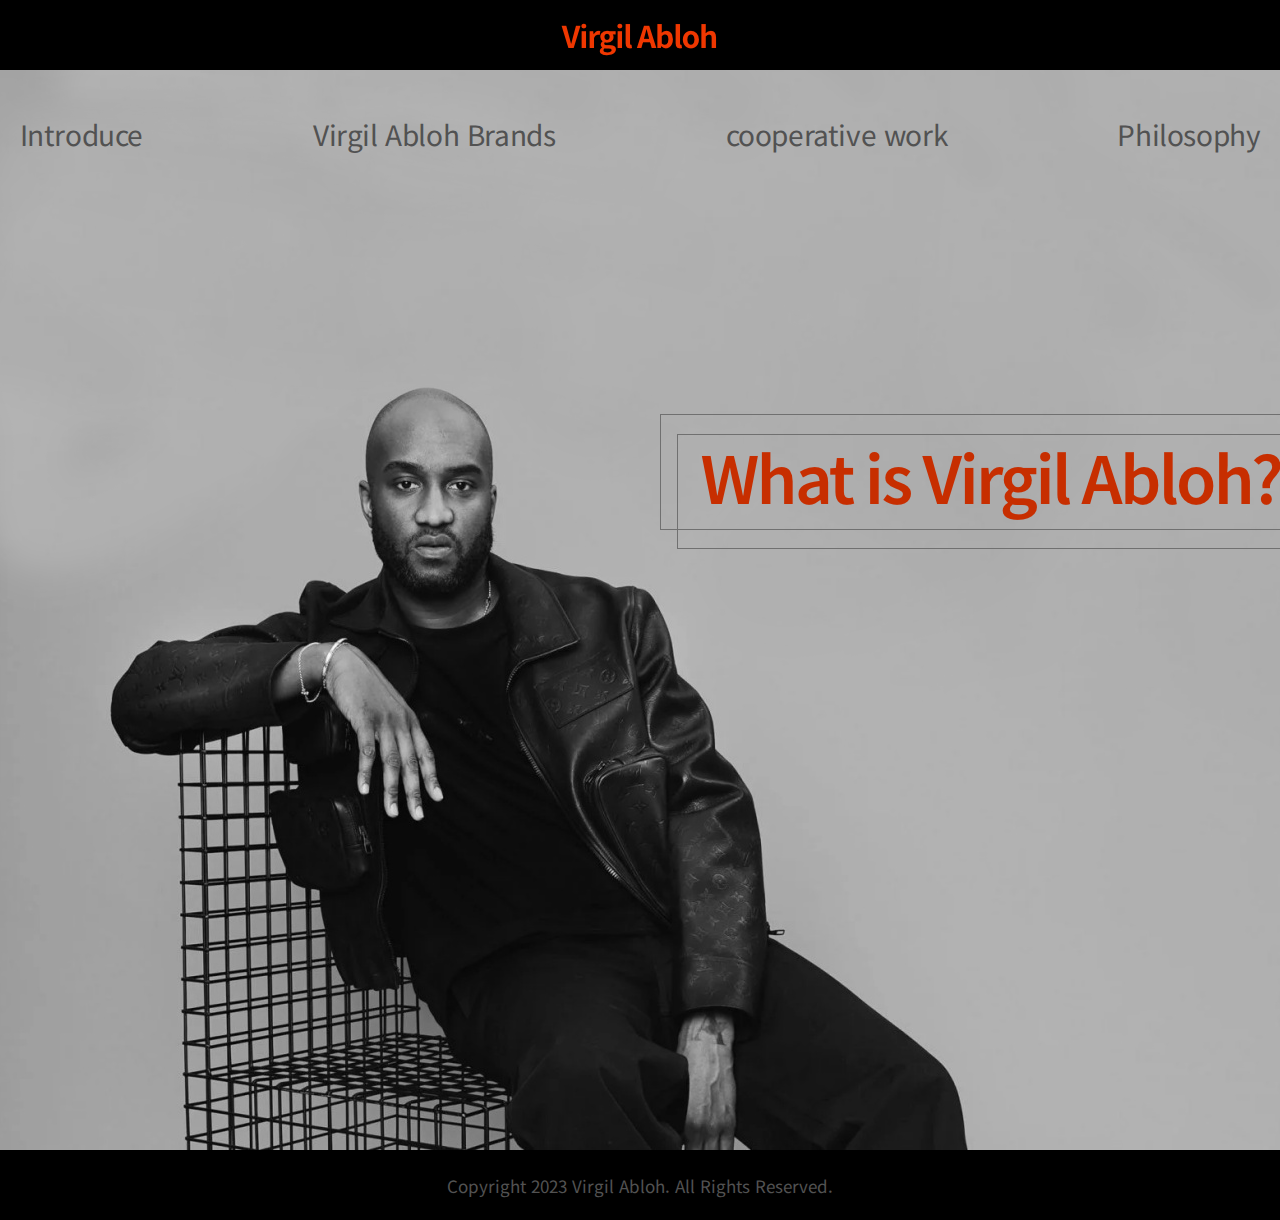
<file: index.html>
<!DOCTYPE html>
<html lang="ko">
<head>
    <meta charset="UTF-8">
    <meta name="viewport" content="width=device-width, initial-scale=1.0">
    <title>Virgil Abloh</title>
    <link rel="stylesheet" href="style.css">
    <link rel="shortcut icon" href="img/favicon.ico" type="image/x-icon">
    <link rel="icon" href="img/favicon.ico" type="image/x-icon">

<meta property="og:url" content="https://dhdmswn.github.io/Virgil-Abloh/">
<meta property="og:title" content="Virgil Abloh">
<meta property="og:type" content="website">
<meta property="og:image" content="img/og.png">
<meta property="og:description" content="버질아블로 소개 사이트">
</head>
<body>
    <header><img src="img/logo.png" alt=""></header>
    <section>
    <div class="wrap">
        <div class="back">
            <nav>
                <ul>
                    <li><a href="sub01.html">Introduce</a></li>
                    <li><a href="sub02.html">Virgil Abloh Brands</a></li>
                    <li><a href="sub03.html">cooperative work</a></li>
                    <li><a href="sub04.html">Philosophy</a></li>
                </ul>
            </nav>
            <div class="what"><a href="sub01.html"><img src="img/swhat.png" alt=""></a></div>
        </div>
    </div>
    </section>
    <footer>Copyright 2023 Virgil Abloh. All Rights Reserved.</footer>
</body>
</html>
</file>
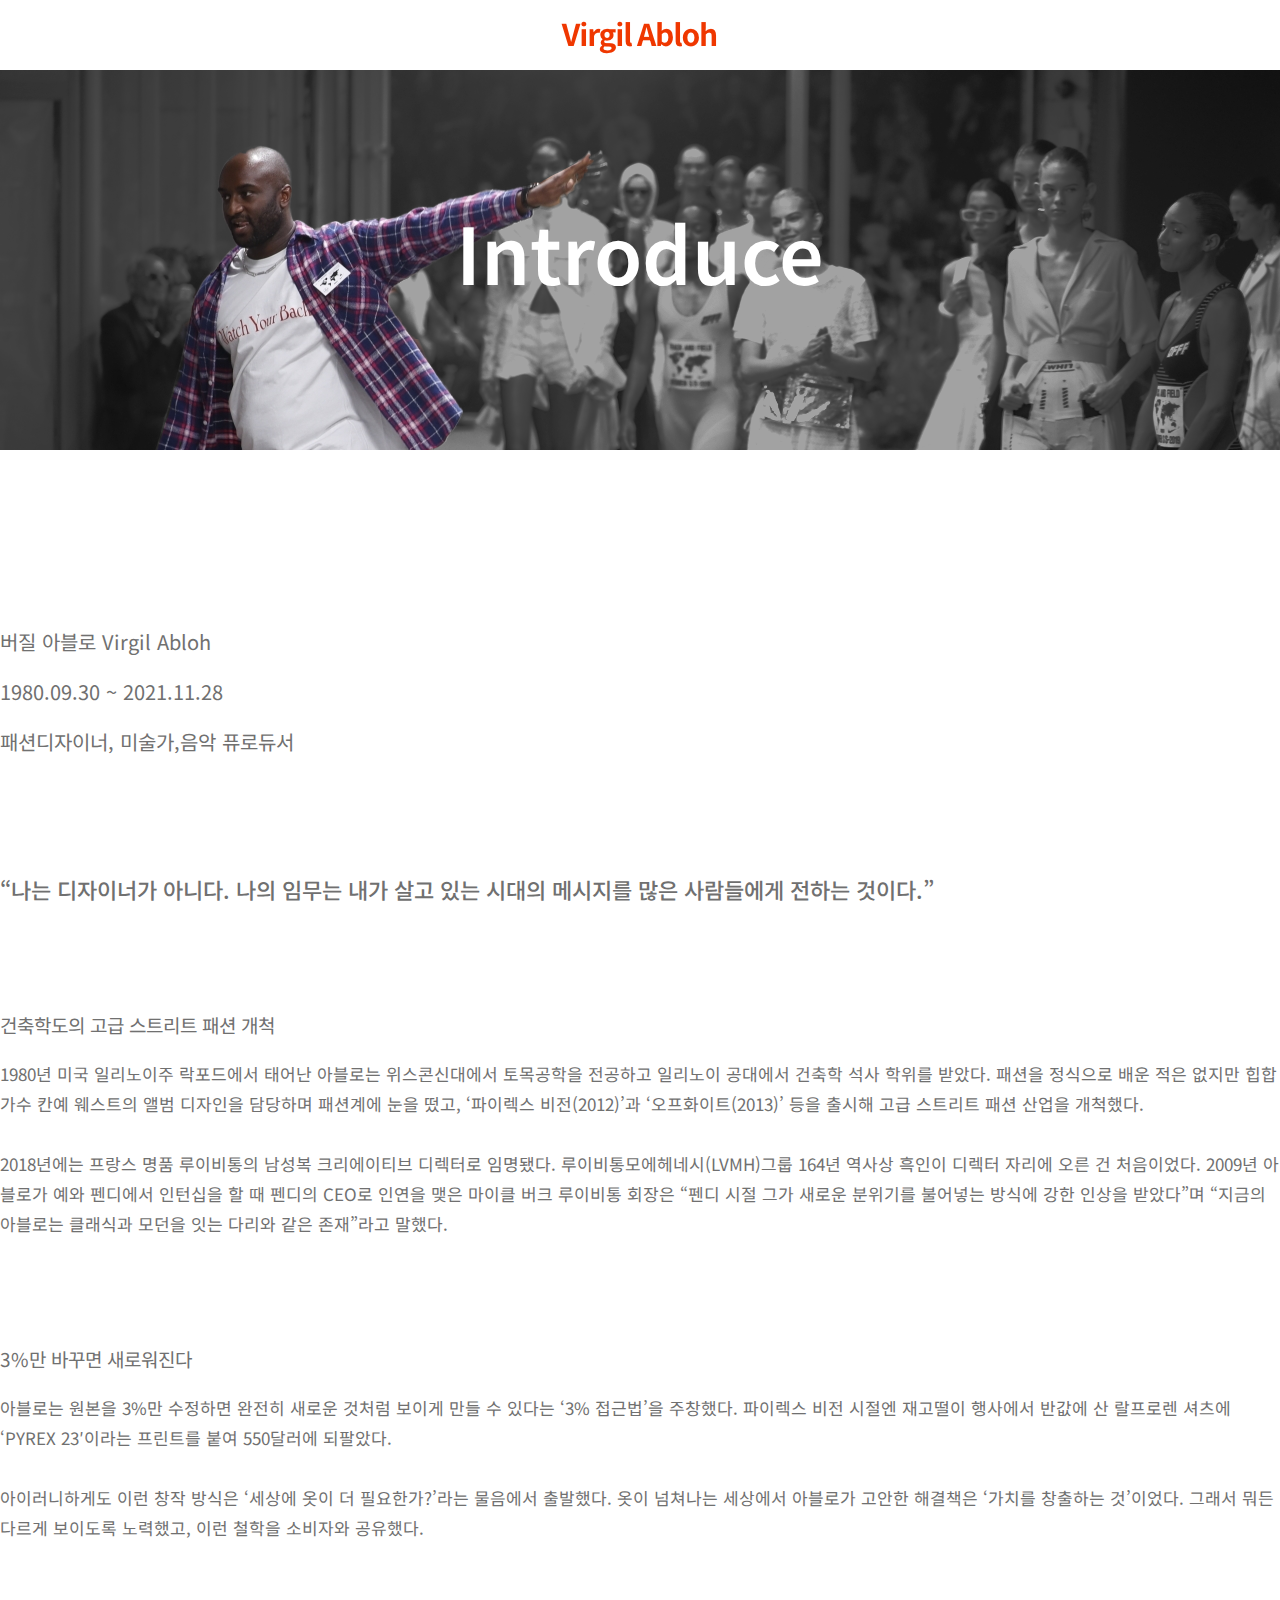
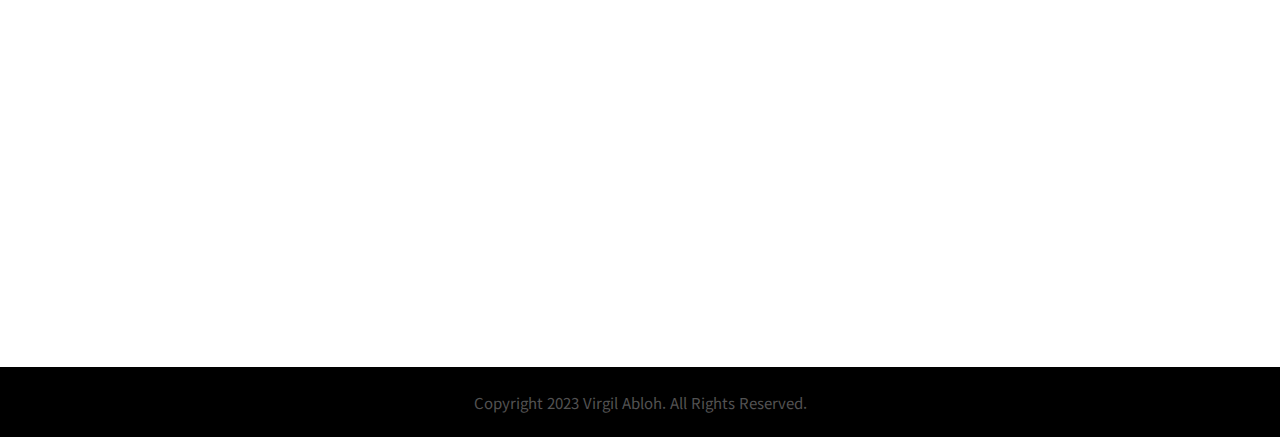
<file: sub01.html>
<!DOCTYPE html>
<html lang="ko">
<head>
    <meta charset="UTF-8">
    <meta name="viewport" content="width=device-width, initial-scale=1.0">
    <title>Virgil Abloh_introduce</title>
    <link rel="stylesheet" href="sub01.css">
    <link rel="shortcut icon" href="/favicon.ico" type="image/x-icon">
    <link rel="icon" href="img/favicon.ico" type="image/x-icon">
    
</head>
<body>
    <header><a href="index.html"><img src="img/logo.png" alt=""></a></header>
    <section>
        <div class="wrap">
            <div class="img"><img src="img/sub01 bg.png" alt=""></div>
            <div class="text">Introduce</div>
        </div>
        <div class="box1">
            <div class="tb1">버질 아블로    Virgil Abloh <br>
                1980.09.30 ~ 2021.11.28 <br>
                패션디자이너, 미술가,음악 퓨로듀서
            </div>
            <div class="tb2">“나는 디자이너가 아니다. 나의 임무는 내가 살고 있는 시대의 메시지를 많은 사람들에게 전하는 것이다.”</div>
            <div class="tb3">건축학도의 고급 스트리트 패션 개척</div>
            <div class="tb4">1980년 미국 일리노이주 락포드에서 태어난 아블로는 위스콘신대에서 토목공학을 전공하고 일리노이 공대에서 건축학 석사 학위를 받았다. 패션을 정식으로 배운 적은 없지만 힙합 가수 칸예 웨스트의 앨범 디자인을 담당하며 패션계에 눈을 떴고, ‘파이렉스 비전(2012)’과 ‘오프화이트(2013)’ 등을 출시해 고급 스트리트 패션 산업을 개척했다.
                <br><br>
                2018년에는 프랑스 명품 루이비통의 남성복 크리에이티브 디렉터로 임명됐다. 루이비통모에헤네시(LVMH)그룹 164년 역사상 흑인이 디렉터 자리에 오른 건 처음이었다. 2009년 아블로가 예와 펜디에서 인턴십을 할 때 펜디의 CEO로 인연을 맺은 마이클 버크 루이비통 회장은 “펜디 시절 그가 새로운 분위기를 불어넣는 방식에 강한 인상을 받았다”며 “지금의 아블로는 클래식과 모던을 잇는 다리와 같은 존재”라고 말했다.
            </div>
            <div class="tb5">3%만 바꾸면 새로워진다</div>
            <div class="tb6">아블로는 원본을 3%만 수정하면 완전히 새로운 것처럼 보이게 만들 수 있다는 ‘3% 접근법’을 주창했다. 파이렉스 비전 시절엔 재고떨이 행사에서 반값에 산 랄프로렌 셔츠에 ‘PYREX 23′이라는 프린트를 붙여 550달러에 되팔았다.
                <br><br>
                아이러니하게도 이런 창작 방식은 ‘세상에 옷이 더 필요한가?’라는 물음에서 출발했다. 옷이 넘쳐나는 세상에서 아블로가 고안한 해결책은 ‘가치를 창출하는 것’이었다. 그래서 뭐든 다르게 보이도록 노력했고, 이런 철학을 소비자와 공유했다.</div>
    </div>
    </section>
    <footer>Copyright 2023 Virgil Abloh. All Rights Reserved.</footer>
</body>
</html>
</file>
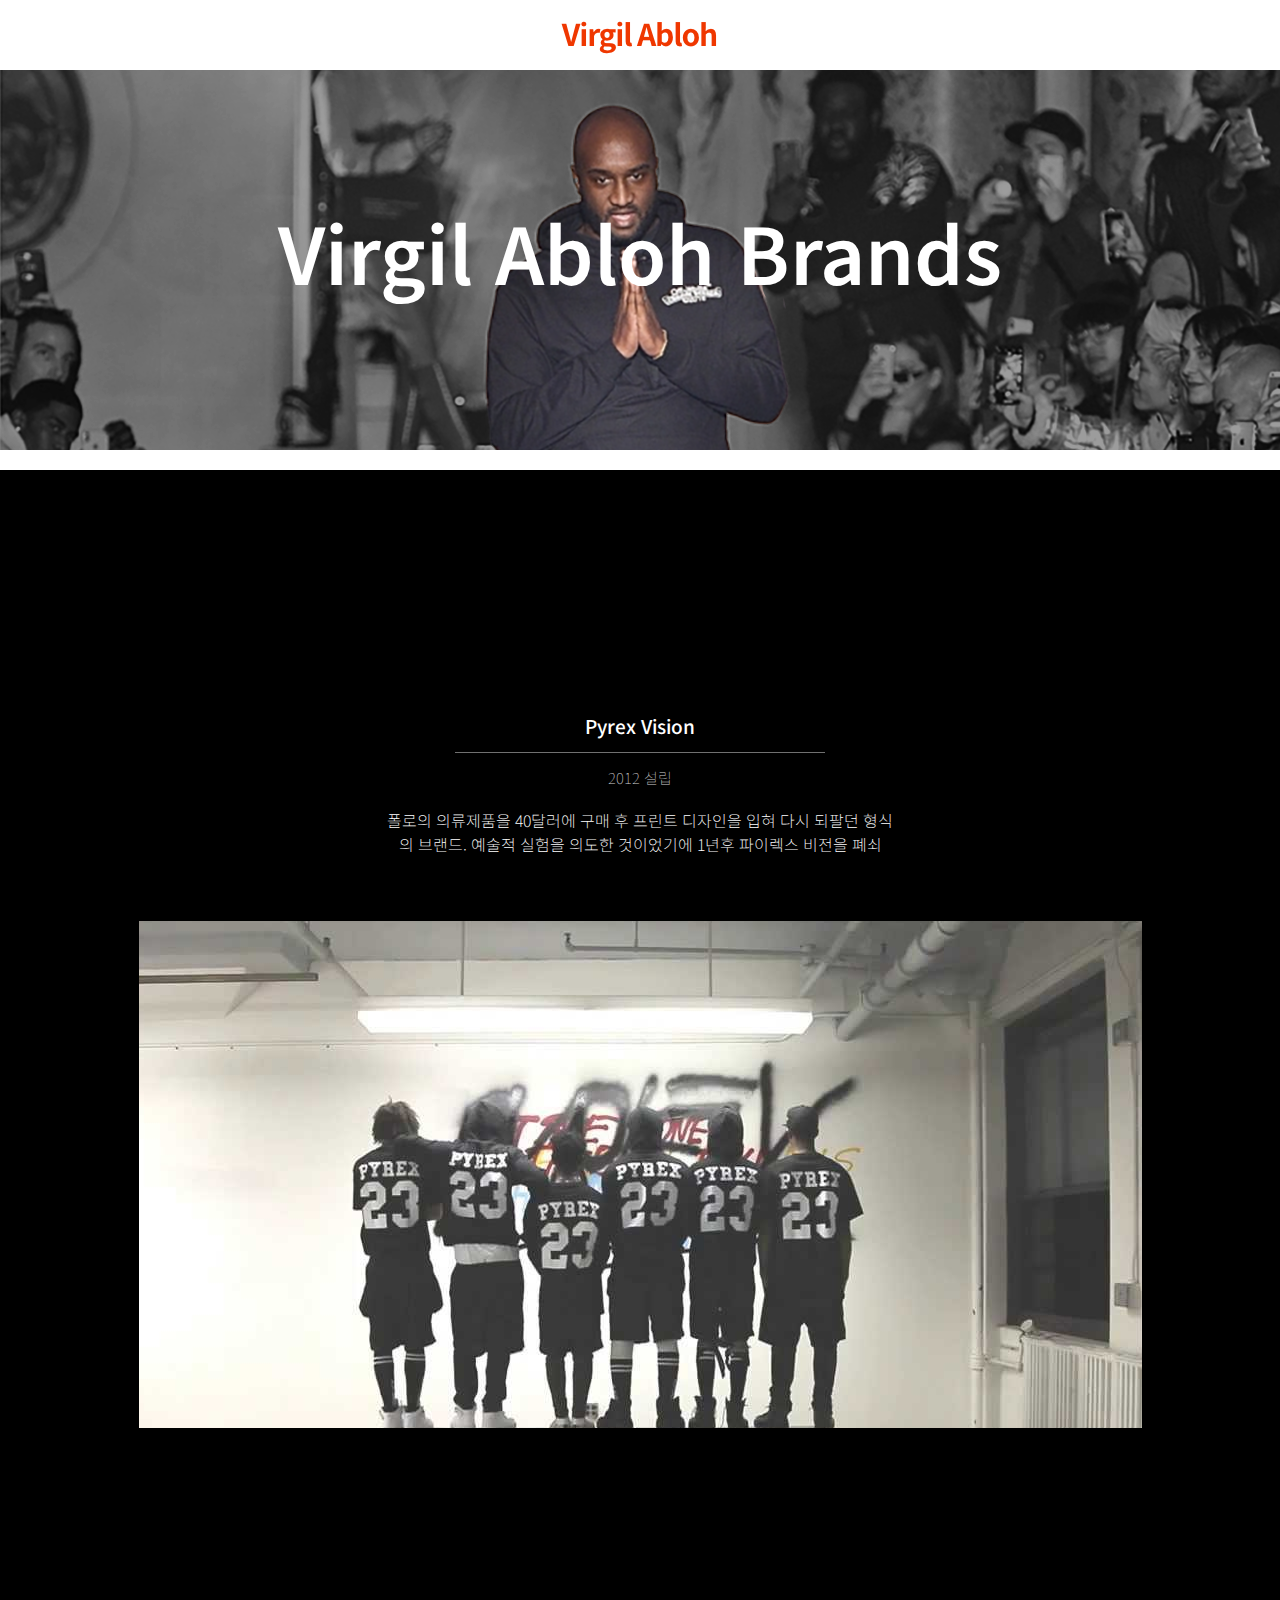
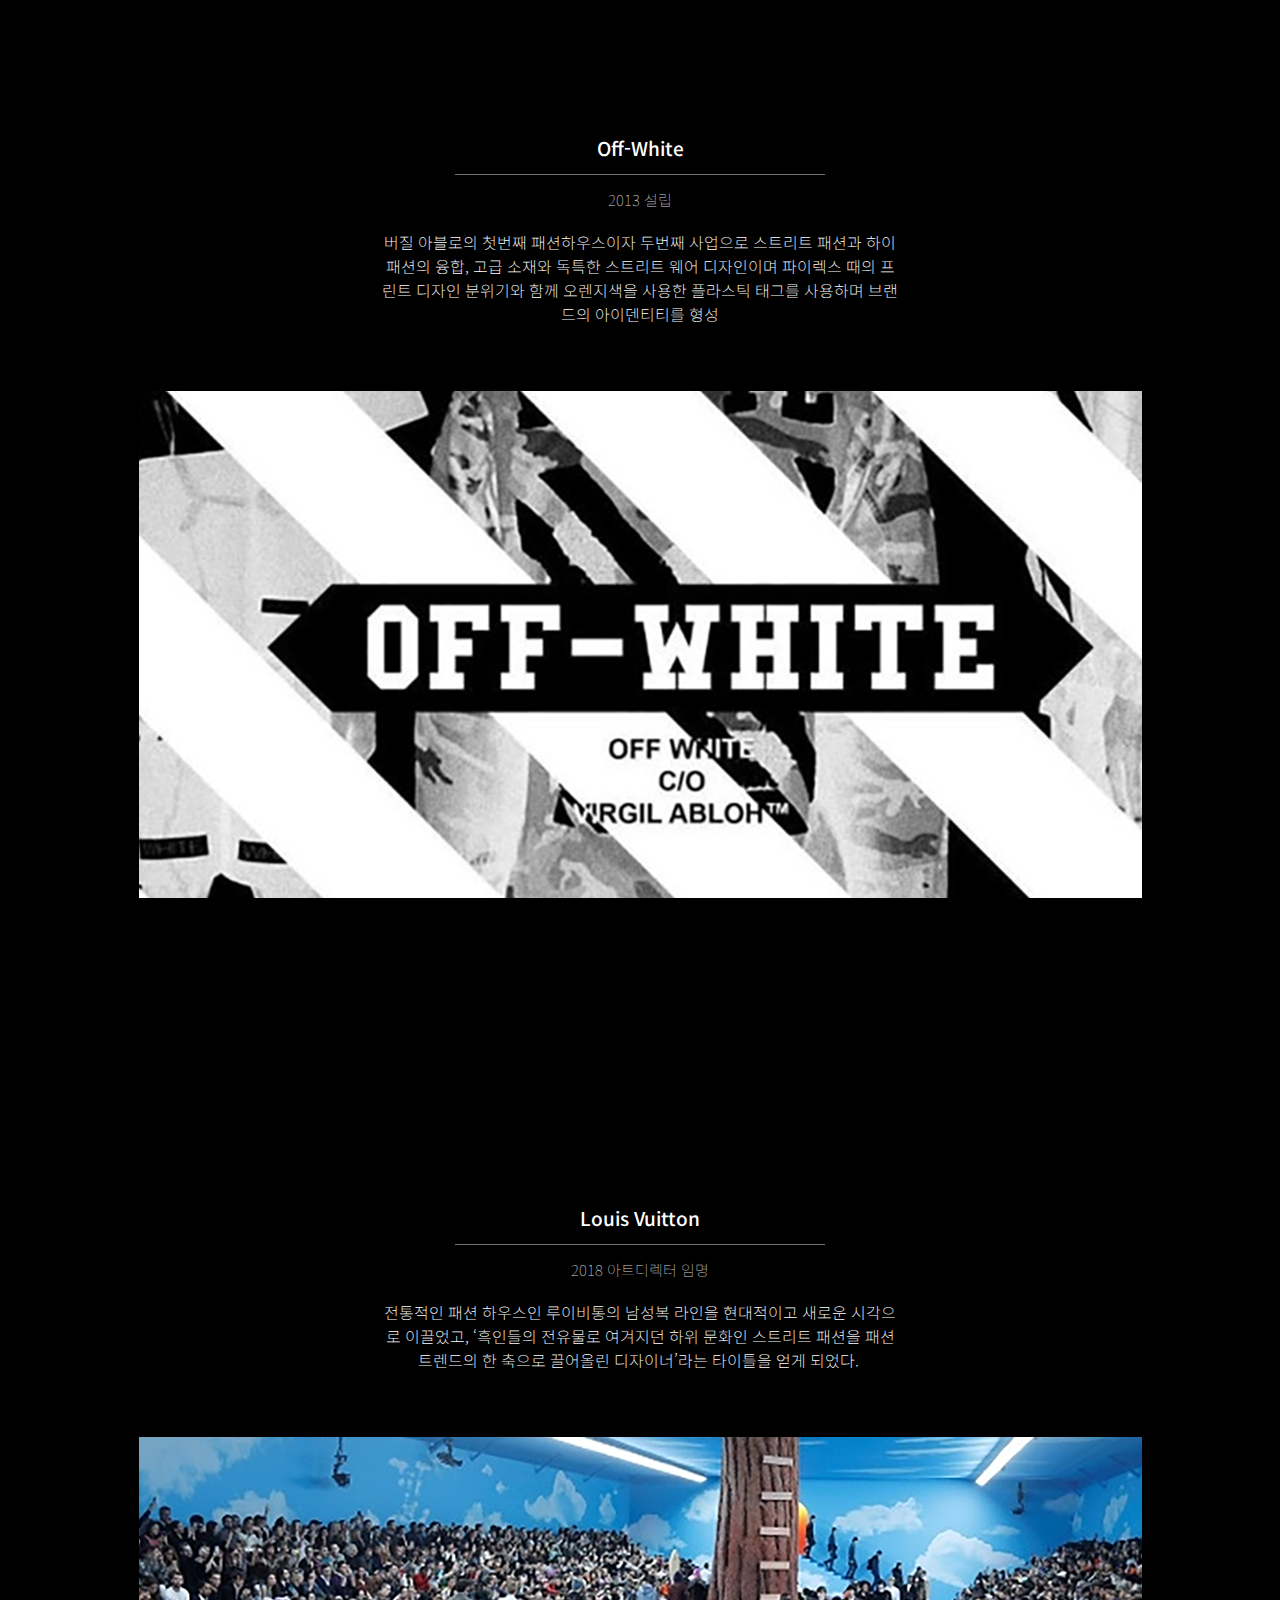
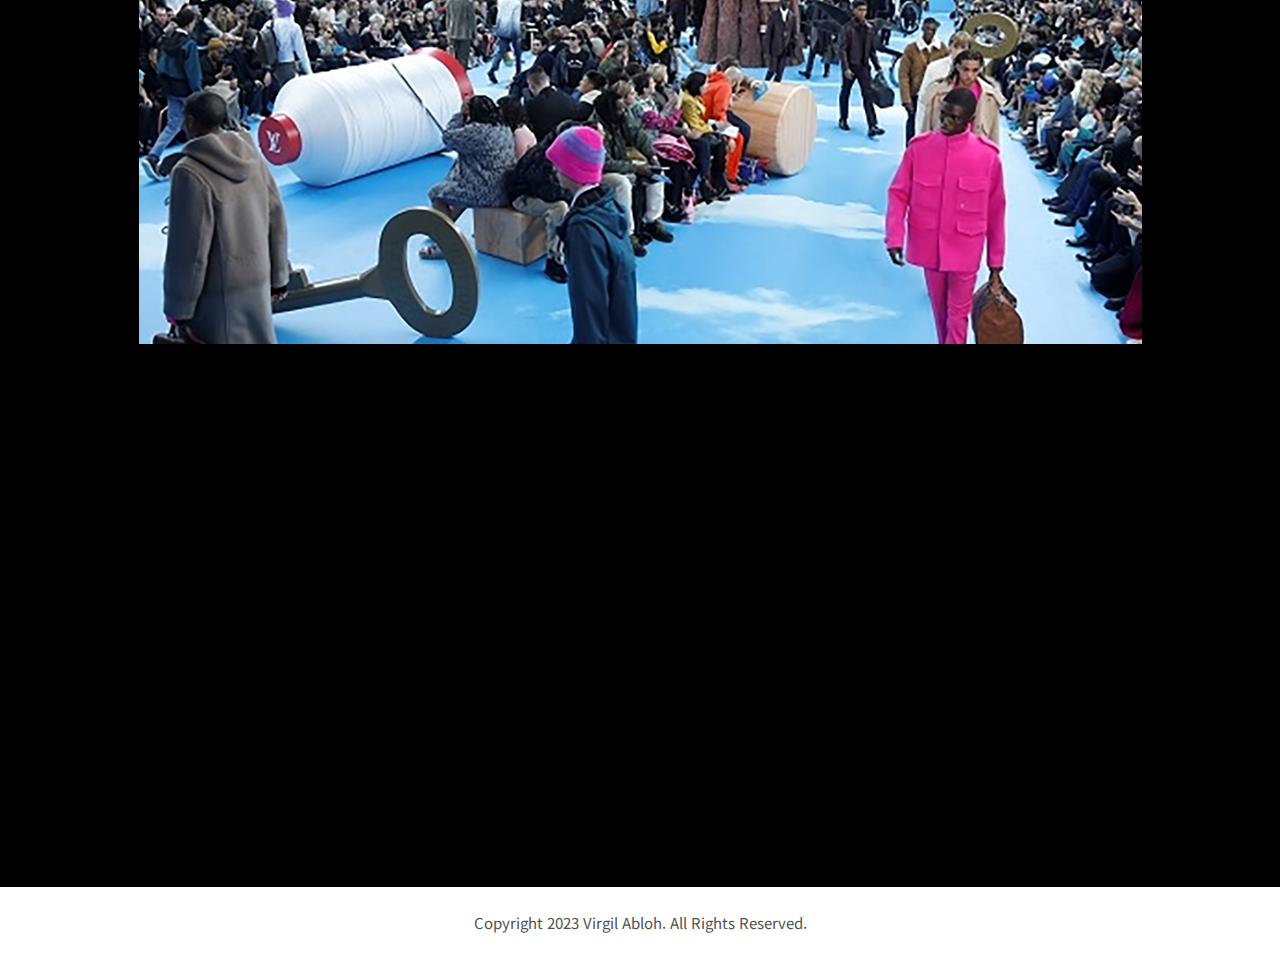
<file: sub02.html>
<!DOCTYPE html>
<html lang="ko">
<head>
    <meta charset="UTF-8">
    <meta name="viewport" content="width=device-width, initial-scale=1.0">
    <title>Virgil Abloh_brands</title>
    <link rel="stylesheet" href="sub02.css">
    <link rel="icon" href="img/favicon.ico" type="image/x-icon">
</head>
<body>
     <header><a href="index.html"><img src="sub02img/logo.png" alt=""></a></header>
     <section>
        <div class="wrap">
        <div class="img"><img src="sub02img/sub02bg.png" alt=""></div>
        <h1>Virgil Abloh Brands</h1>
        </div>
        <div class="box">
            <h2>Pyrex Vision</h2>
            <div class="img1"><img src="sub02img/line.png" alt=""></div>
            <p class="tb1">2012  설립</p>
            <p class="tb2"> 폴로의 의류제품을 40달러에 구매 후 프린트 디자인을 입혀 다시 되팔던 형식의 브랜드. 예술적 실험을 의도한 것이었기에 1년후 파이렉스 비전을 폐쇠</p>
            <div class="img2"><img src="sub02img/pyrex.png" alt=""></div>
            <h3>Off-White</h3>
            <div class="img3"><img src="sub02img/line.png" alt=""></div>
            <p class="tb3">2013  설립</p>
            <p class="tb4">버질 아블로의 첫번째 패션하우스이자 두번째 사업으로 스트리트 패션과 하이패션의 융합, 고급 소재와 독특한 스트리트 웨어 디자인이며 파이렉스 때의 프린트 디자인 분위기와 함께 오렌지색을 사용한 플라스틱 태그를 사용하며 브랜드의 아이덴티티를 형성</p>
            <div class="img4"><img src="sub02img/off.png" alt=""></div>
            <h4>Louis Vuitton</h4>
            <div class="img5"><img src="sub02img/line.png" alt=""></div>
            <p class="tb5">2018
                아트디렉터 임명</p>
            <p class="tb6">전통적인 패션 하우스인 루이비통의 남성복 라인을 현대적이고 새로운 시각으로 이끌었고, ‘흑인들의 전유물로 여겨지던 하위 문화인 스트리트 패션을 패션 트렌드의 한 축으로 끌어올린 디자이너’라는 타이틀을 얻게 되었다. </p>
            <div class="img6"><img src="sub02img/louis.png" alt=""></div>
        </div>
    </section>
    <footer>Copyright 2023 Virgil Abloh. All Rights Reserved.</footer>
</body>
</html>
</file>
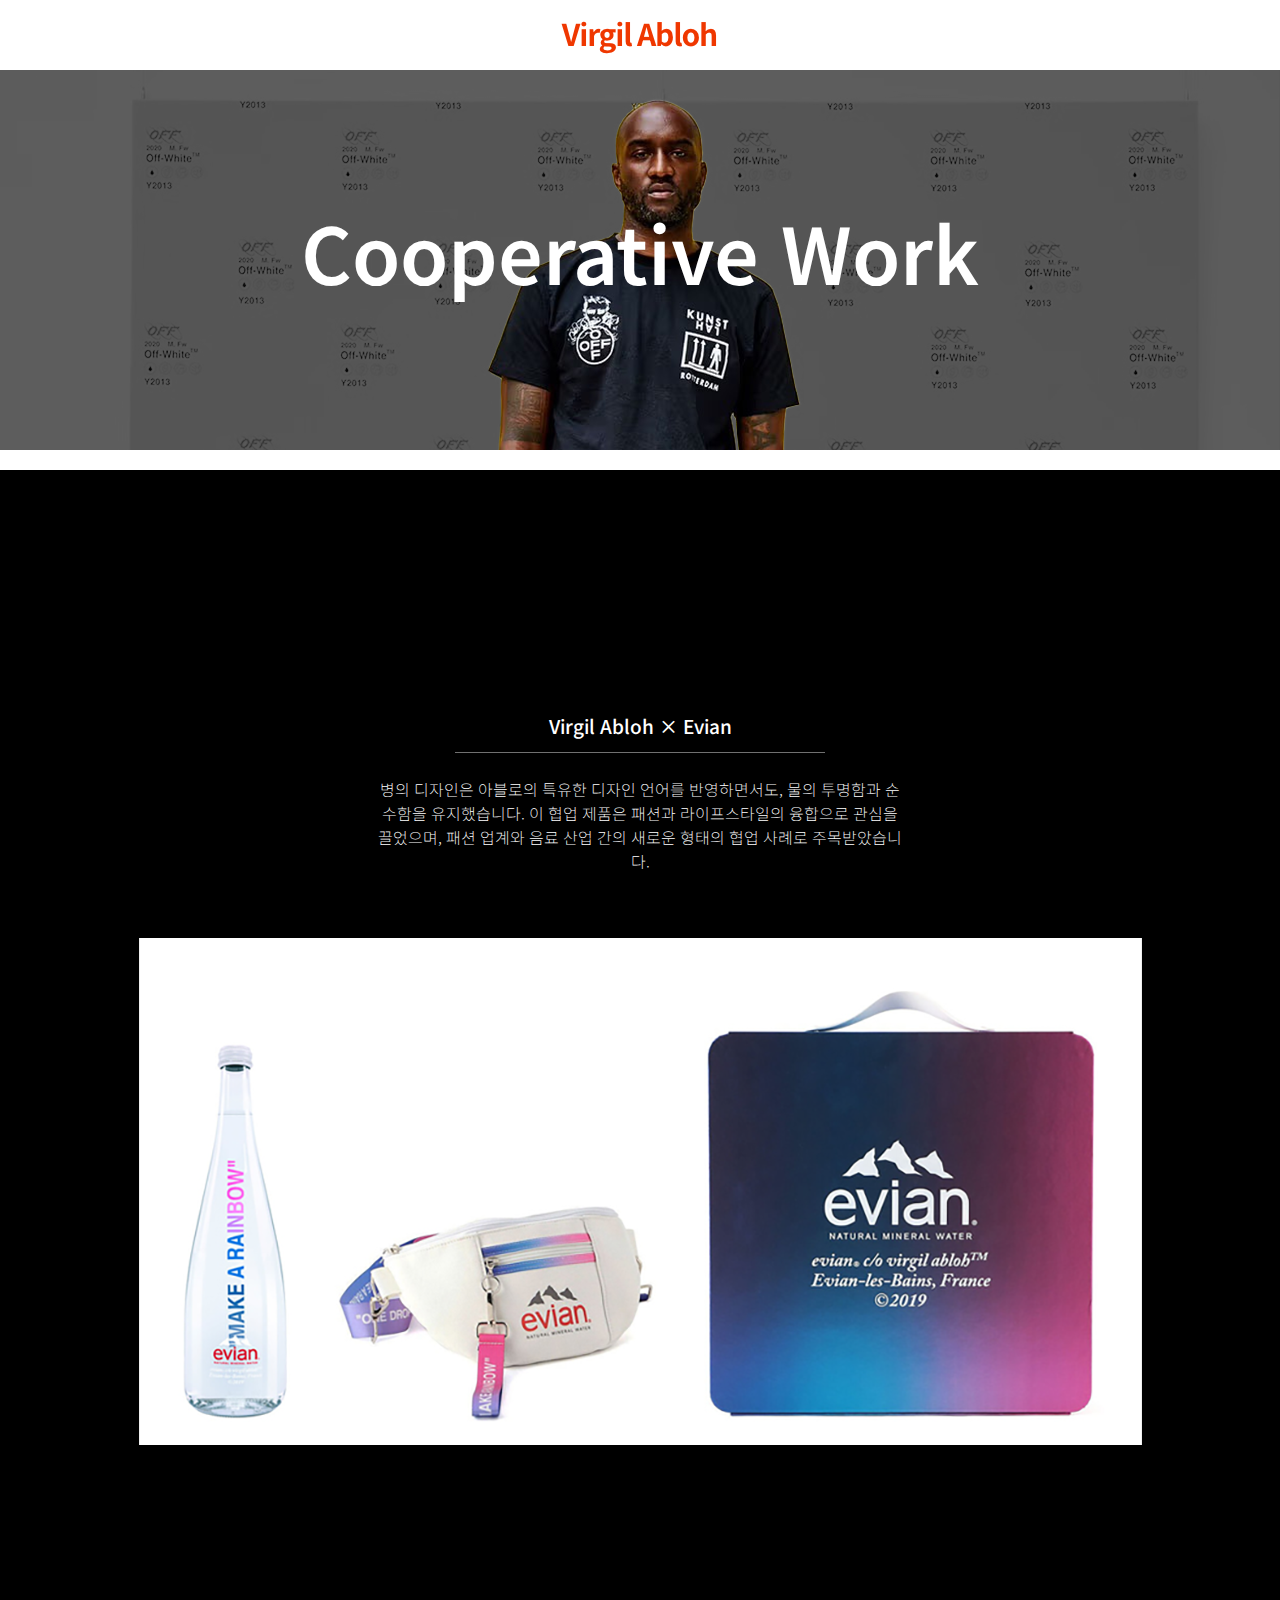
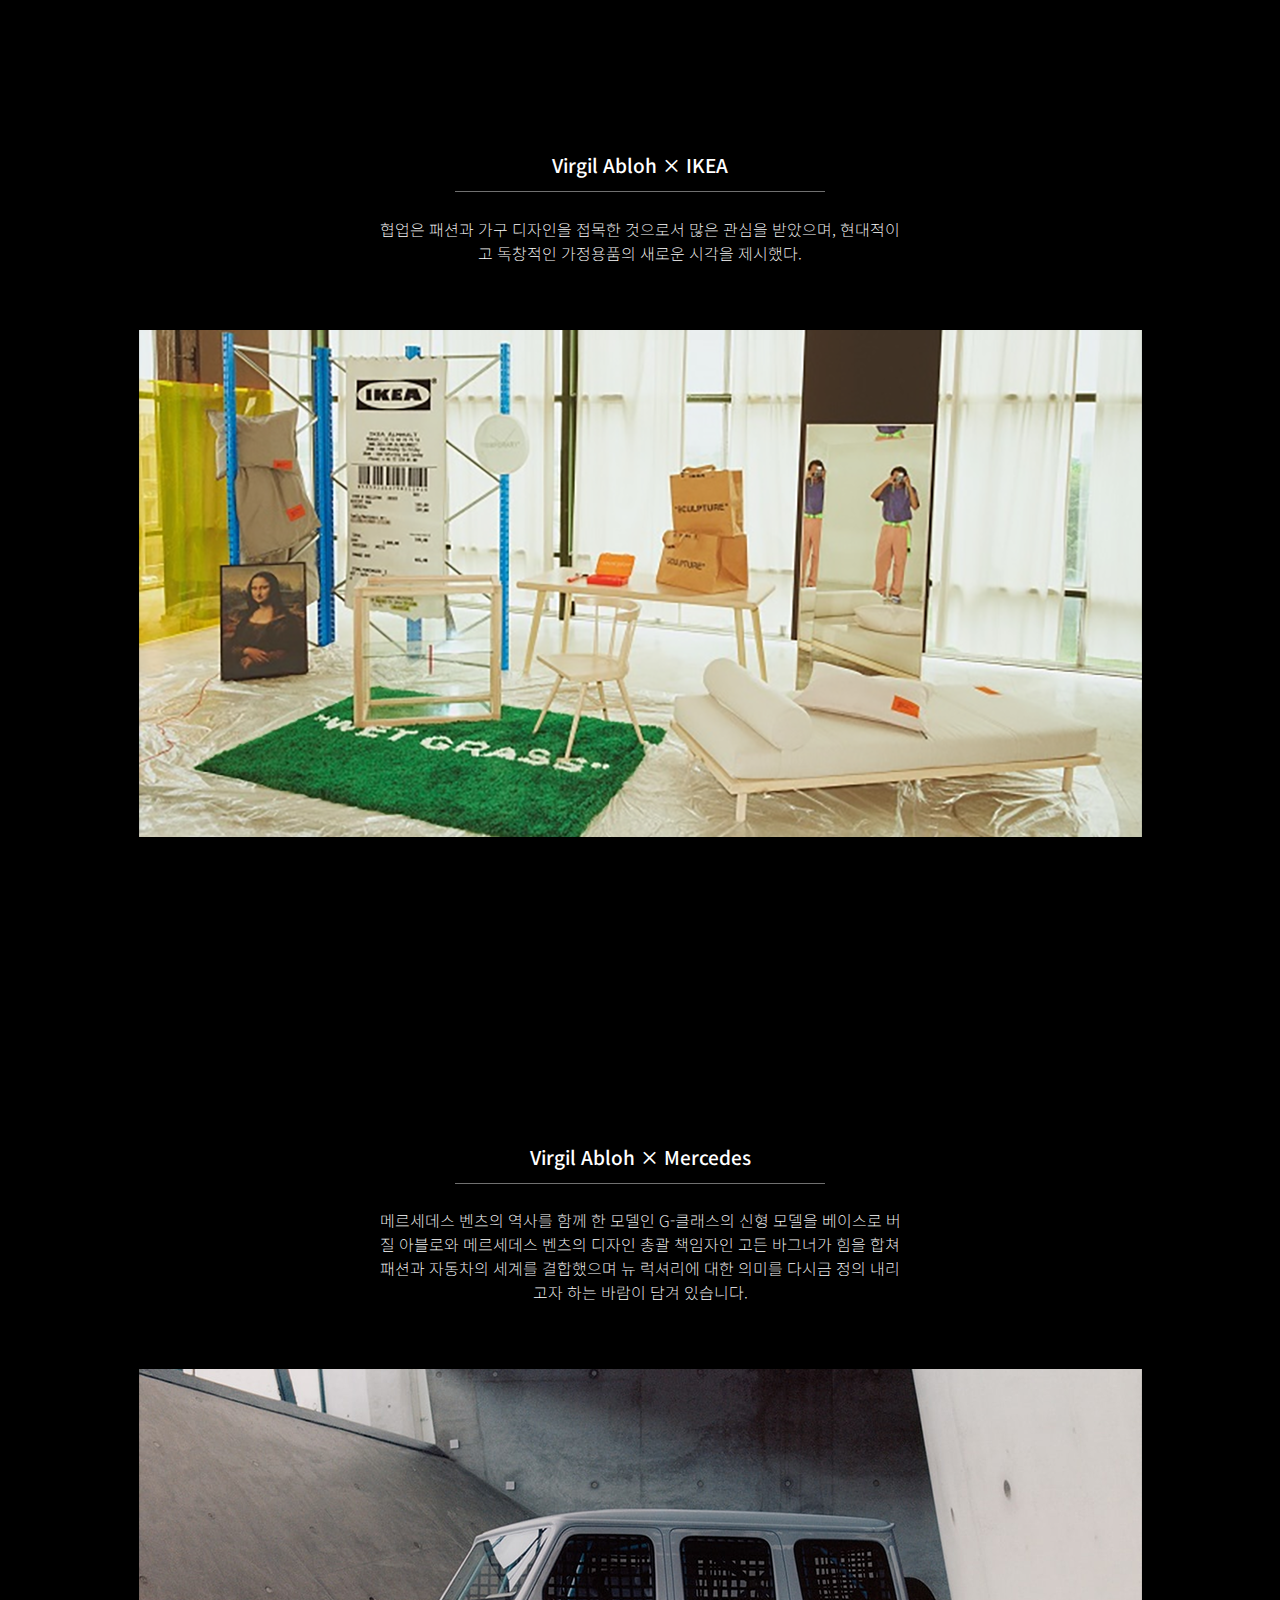
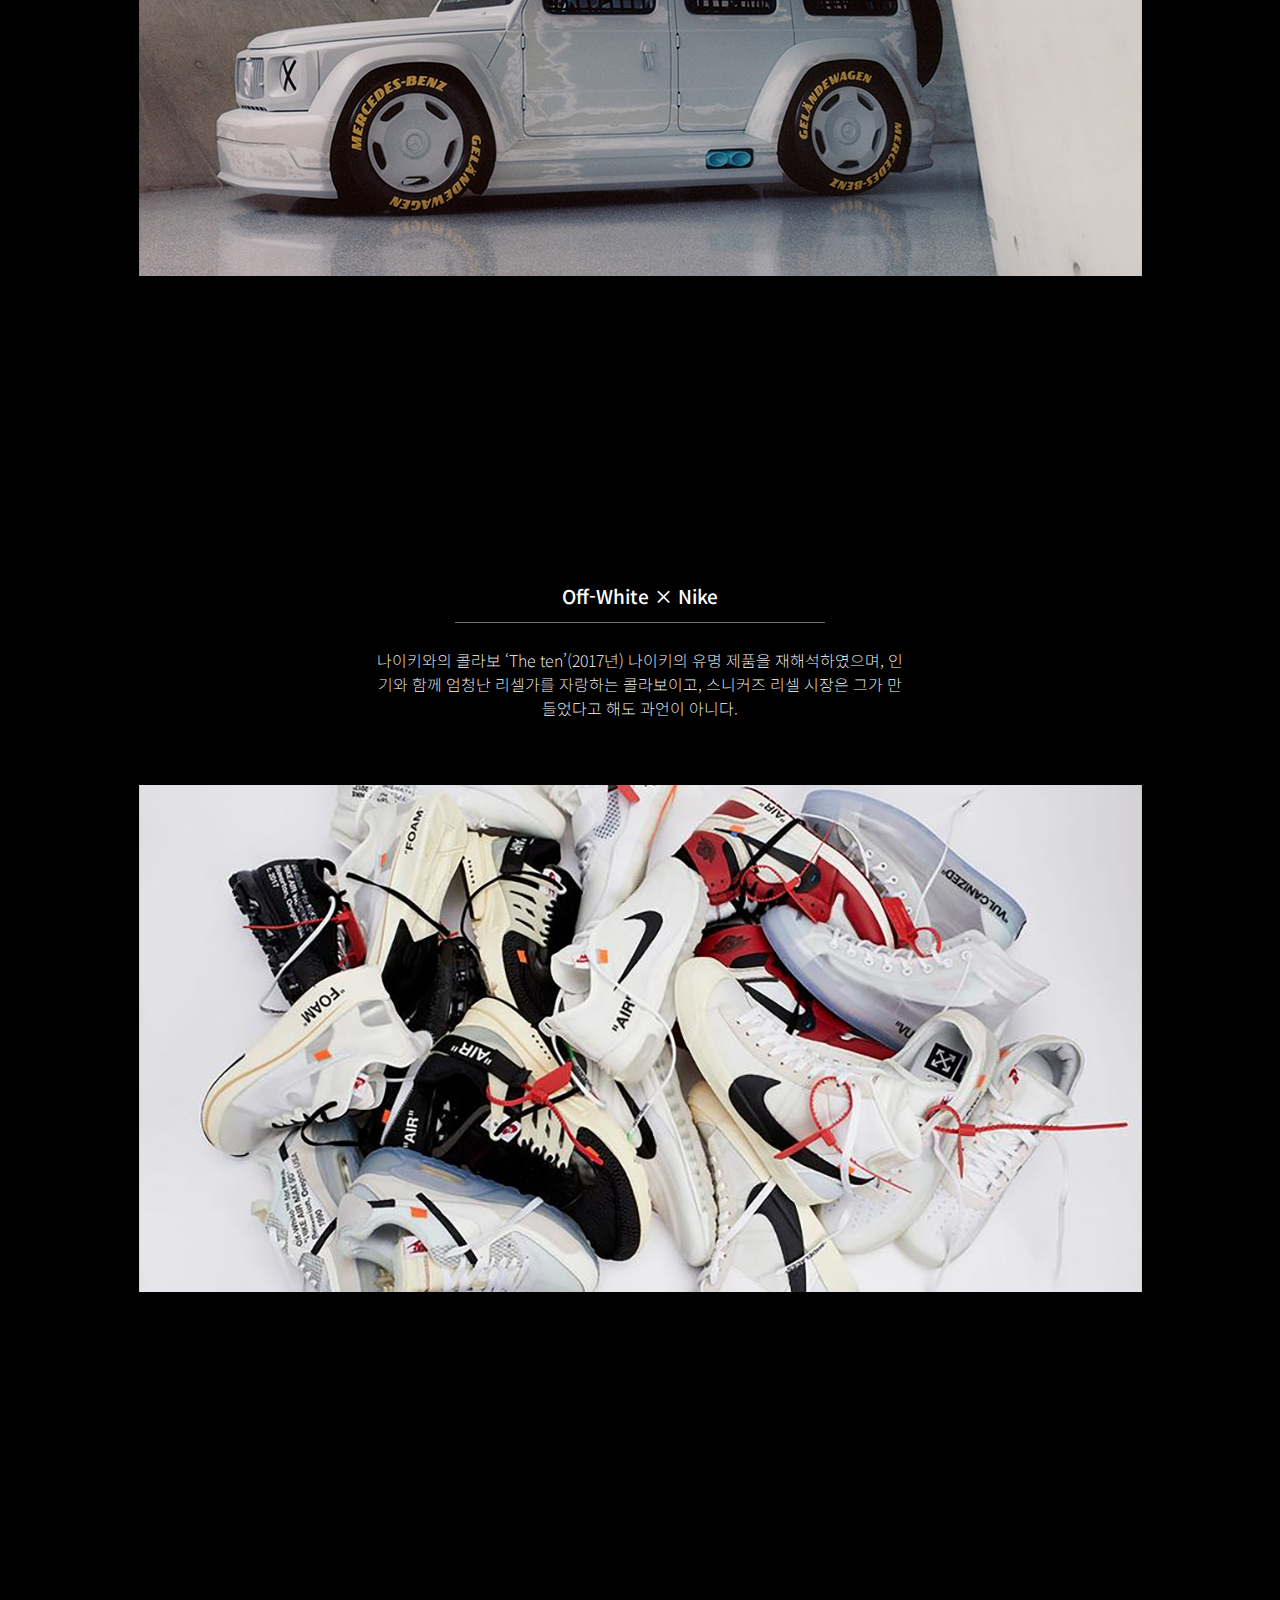
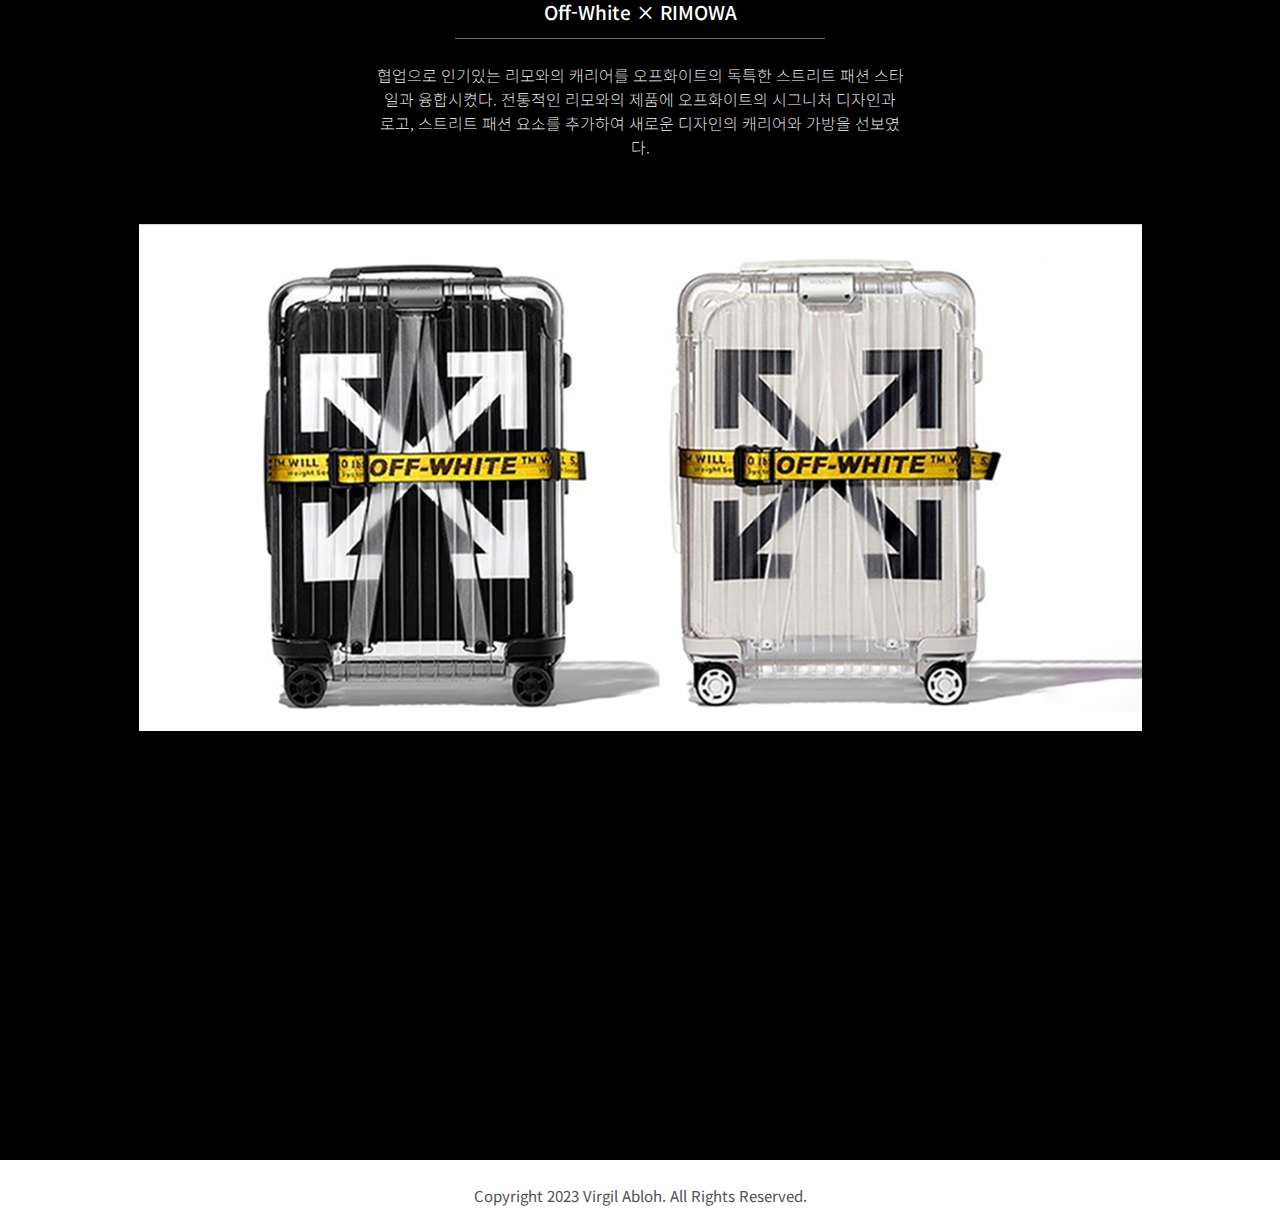
<file: sub03.html>
<!DOCTYPE html>
<html lang="ko">
<head>
    <meta charset="UTF-8">
    <meta name="viewport" content="width=device-width, initial-scale=1.0">
    <title>Virgil Abloh_cooperative work</title>
    <link rel="stylesheet" href="sub03.css">
    <link rel="icon" href="img/favicon.ico" type="image/x-icon">
</head>
<body>
    <header><a href="index.html"><img src="sub03img/Virgil Abloh.png" alt=""></a></header>
    <section>
        <div class="wrap">
            <div class="img"><img src="sub03img/bg.png" alt=""></div>
            <h1>Cooperative Work</h1>
        </div>    
        <div class="box">
            <h2>Virgil Abloh × Evian</h2>
            <div class="img2"><img src="sub03img/line.png" alt=""></div>
            <p class="tb1">병의 디자인은 아블로의 특유한 디자인 언어를 반영하면서도, 물의 투명함과 순수함을 유지했습니다. 이 협업 제품은 패션과 라이프스타일의 융합으로 관심을 끌었으며, 패션 업계와 음료 산업 간의 새로운 형태의 협업 사례로 주목받았습니다.</p>
            <div class="img3"><img src="sub03img/evian.png" alt=""></div>
            <h3>Virgil Abloh × IKEA</h3>
            <div class="img4"><img src="sub03img/line.png" alt=""></div>
            <p class="tb2">협업은 패션과 가구 디자인을 접목한 것으로서 많은 관심을 받았으며, 현대적이고 독창적인 가정용품의 새로운 시각을 제시했다.</p>
            <div class="img5"><img src="sub03img/ikea.png" alt=""></div>
            <h4>Virgil Abloh × Mercedes</h4>
            <div class="img6"><img src="sub03img/line.png" alt=""></div>
            <p class="tb3">메르세데스 벤츠의 역사를 함께 한 모델인 G-클래스의 신형 모델을 베이스로 버질 아블로와 메르세데스 벤츠의 디자인 총괄 책임자인 고든 바그너가 힘을 합쳐 패션과 자동차의 세계를 결합했으며 뉴 럭셔리에 대한 의미를 다시금 정의 내리고자 하는 바람이 담겨 있습니다.</p>
            <div class="img7"><img src="sub03img/Mercedes.png" alt=""></div>
            <h5>Off-White × Nike</h5>
            <div class="img8"><img src="sub03img/line.png" alt=""></div>
            <p class="tb4">나이키와의 콜라보 ‘The ten’(2017년)
                나이키의 유명 제품을 재해석하였으며, 인기와 함께 엄청난 리셀가를 자랑하는 콜라보이고, 스니커즈 리셀 시장은 그가 만들었다고 해도 과언이 아니다.
            </p>
            <div class="img9"><img src="sub03img/nike.png" alt=""></div>
            <h6>Off-White × RIMOWA</h6>
            <div class="img10"><img src="sub03img/line.png" alt=""></div>
            <p class="tb5">협업으로 인기있는 리모와의 캐리어를 오프화이트의 독특한 스트리트 패션 스타일과 융합시켰다.  전통적인 리모와의 제품에 오프화이트의 시그니처 디자인과 로고, 스트리트 패션 요소를 추가하여 새로운 디자인의 캐리어와 가방을 선보였다.</p>
            <div class="img11"><img src="sub03img/rimowa.png" alt=""></div>

        </div>

    </section>
    <footer>Copyright 2023 Virgil Abloh. All Rights Reserved.</footer>
</body>
</html>
</file>
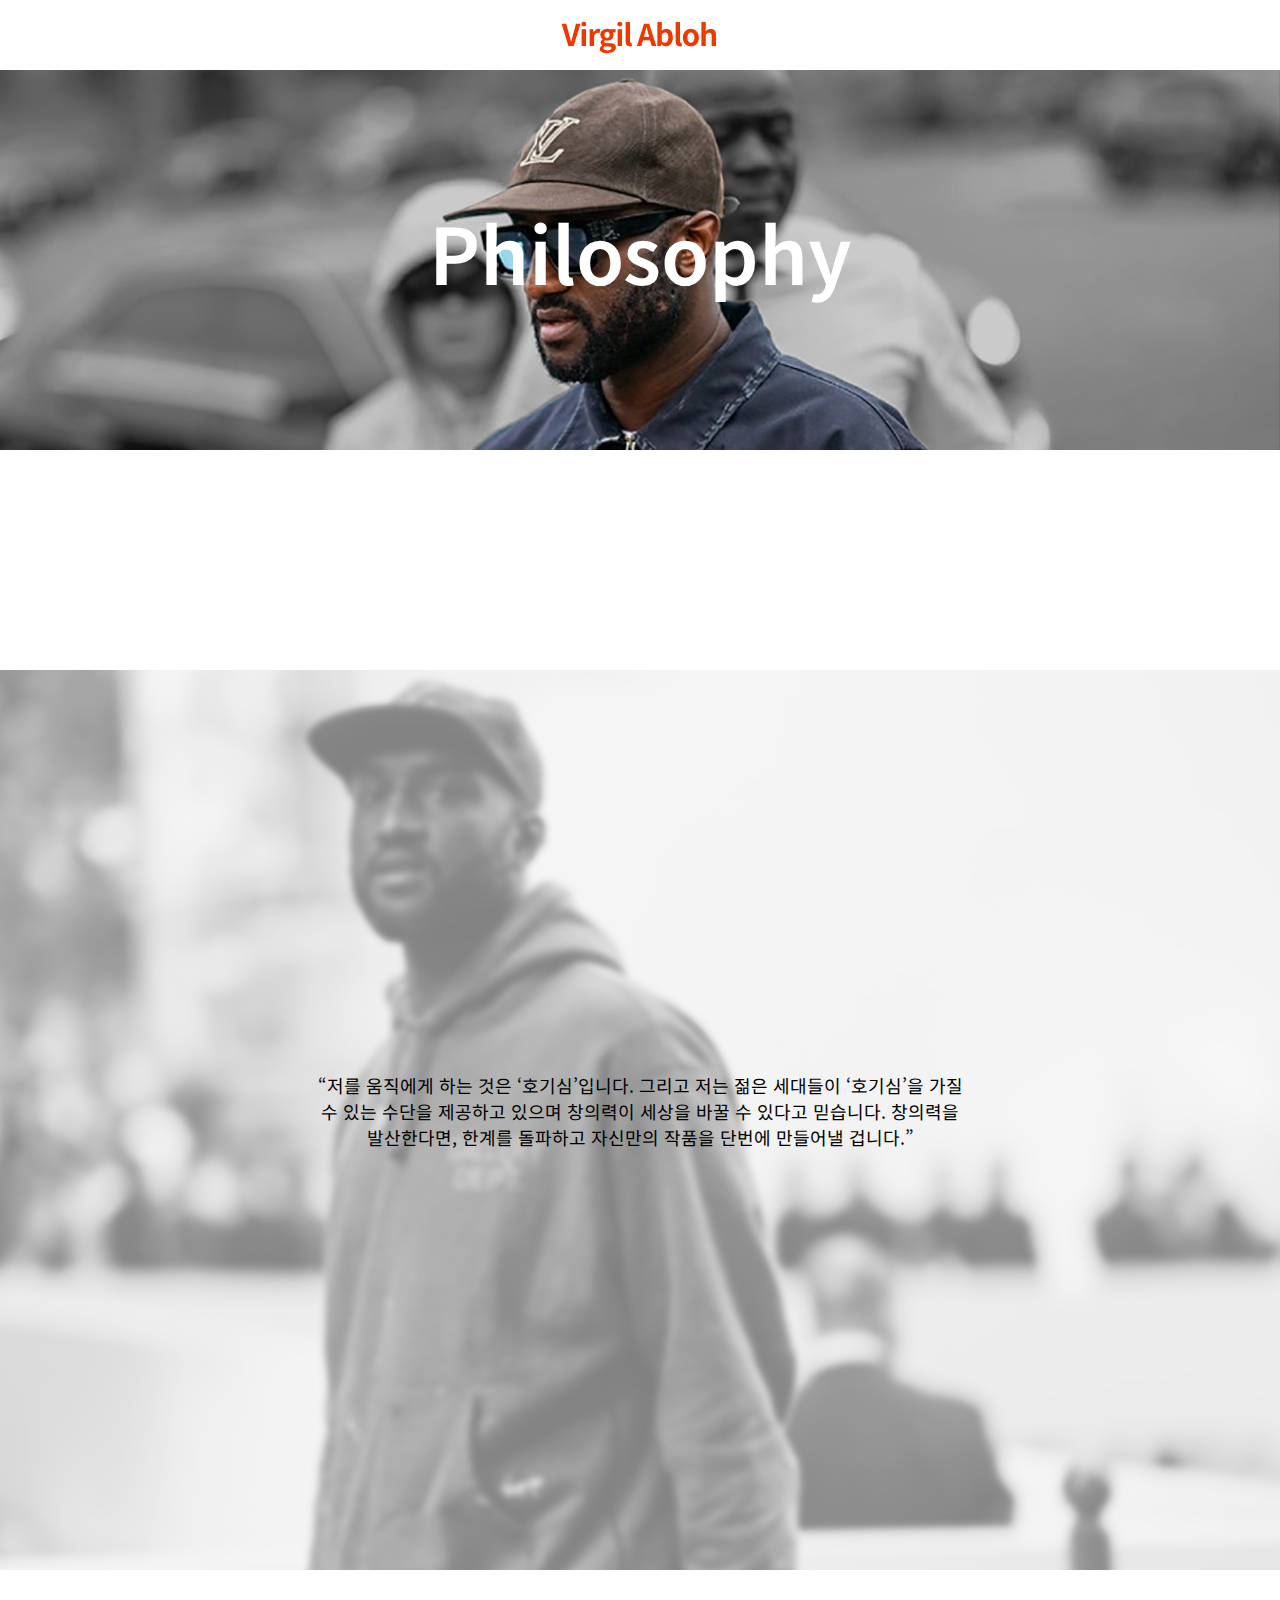
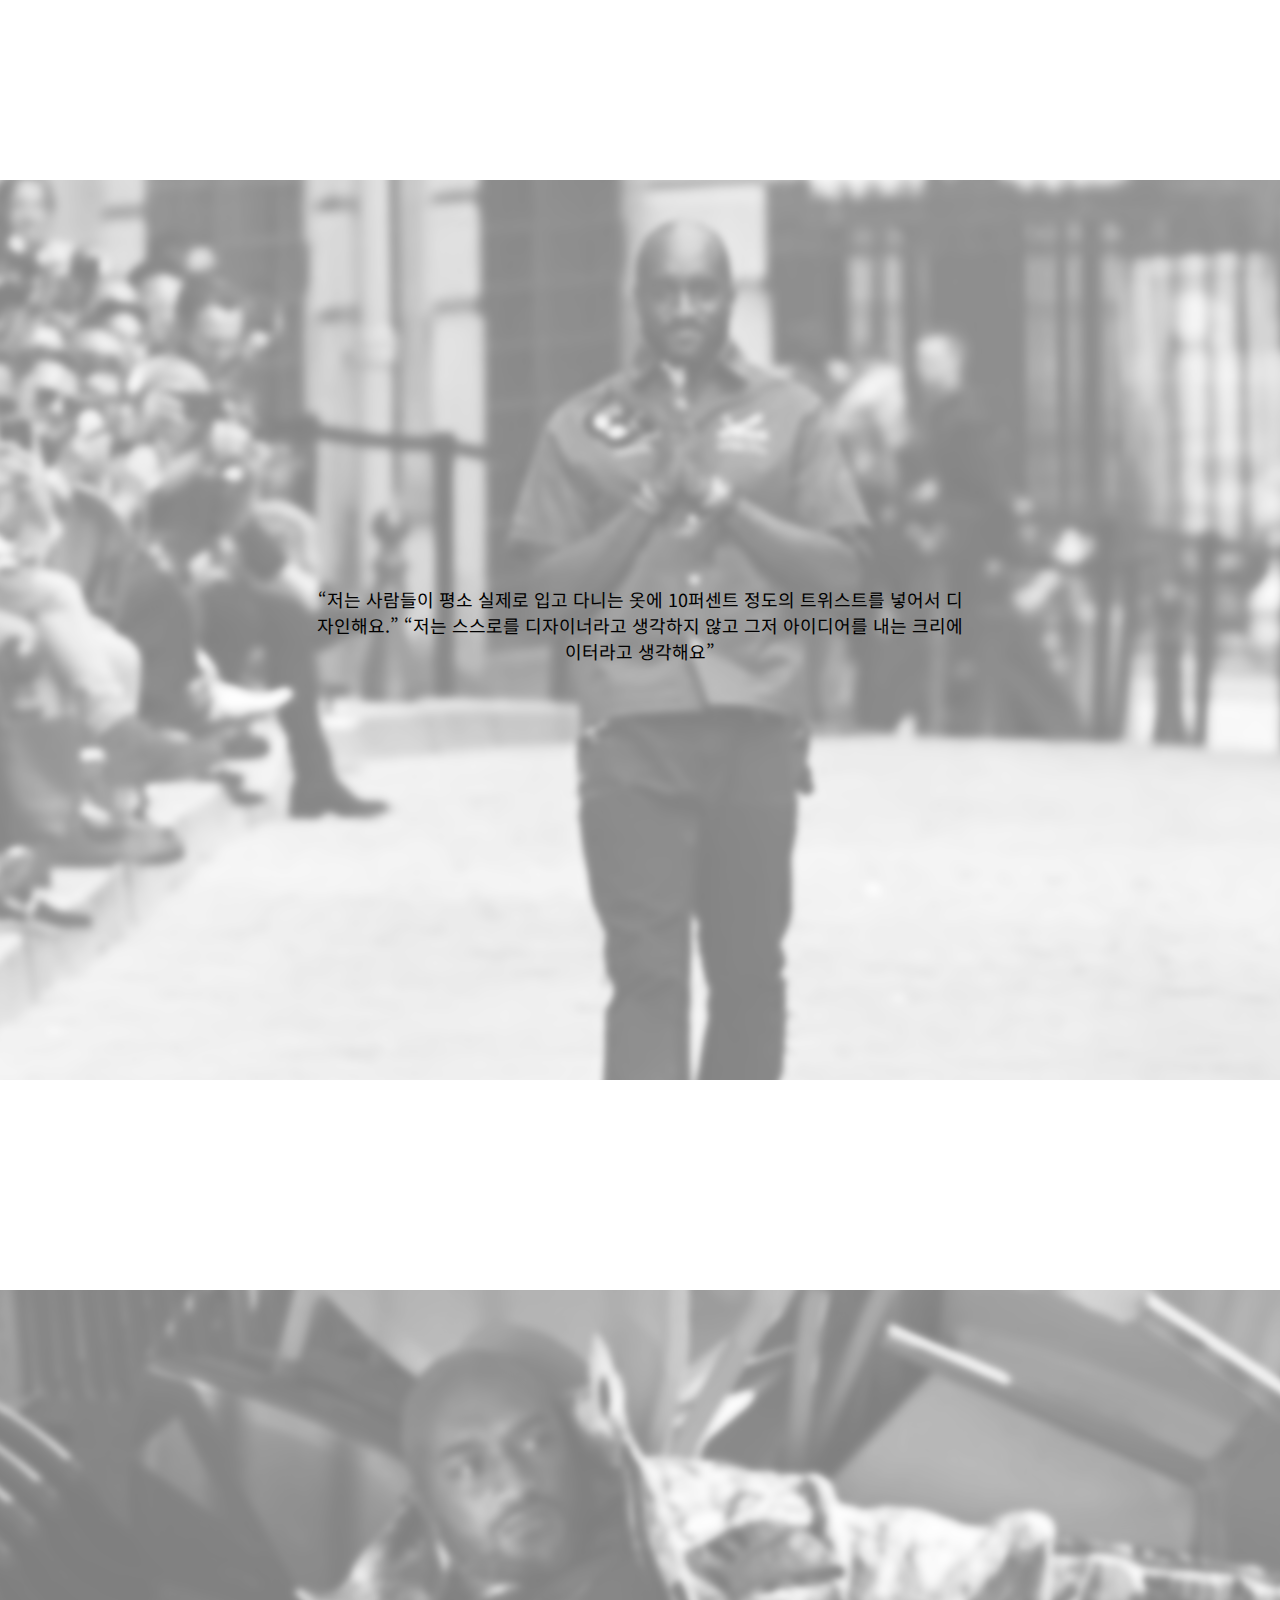
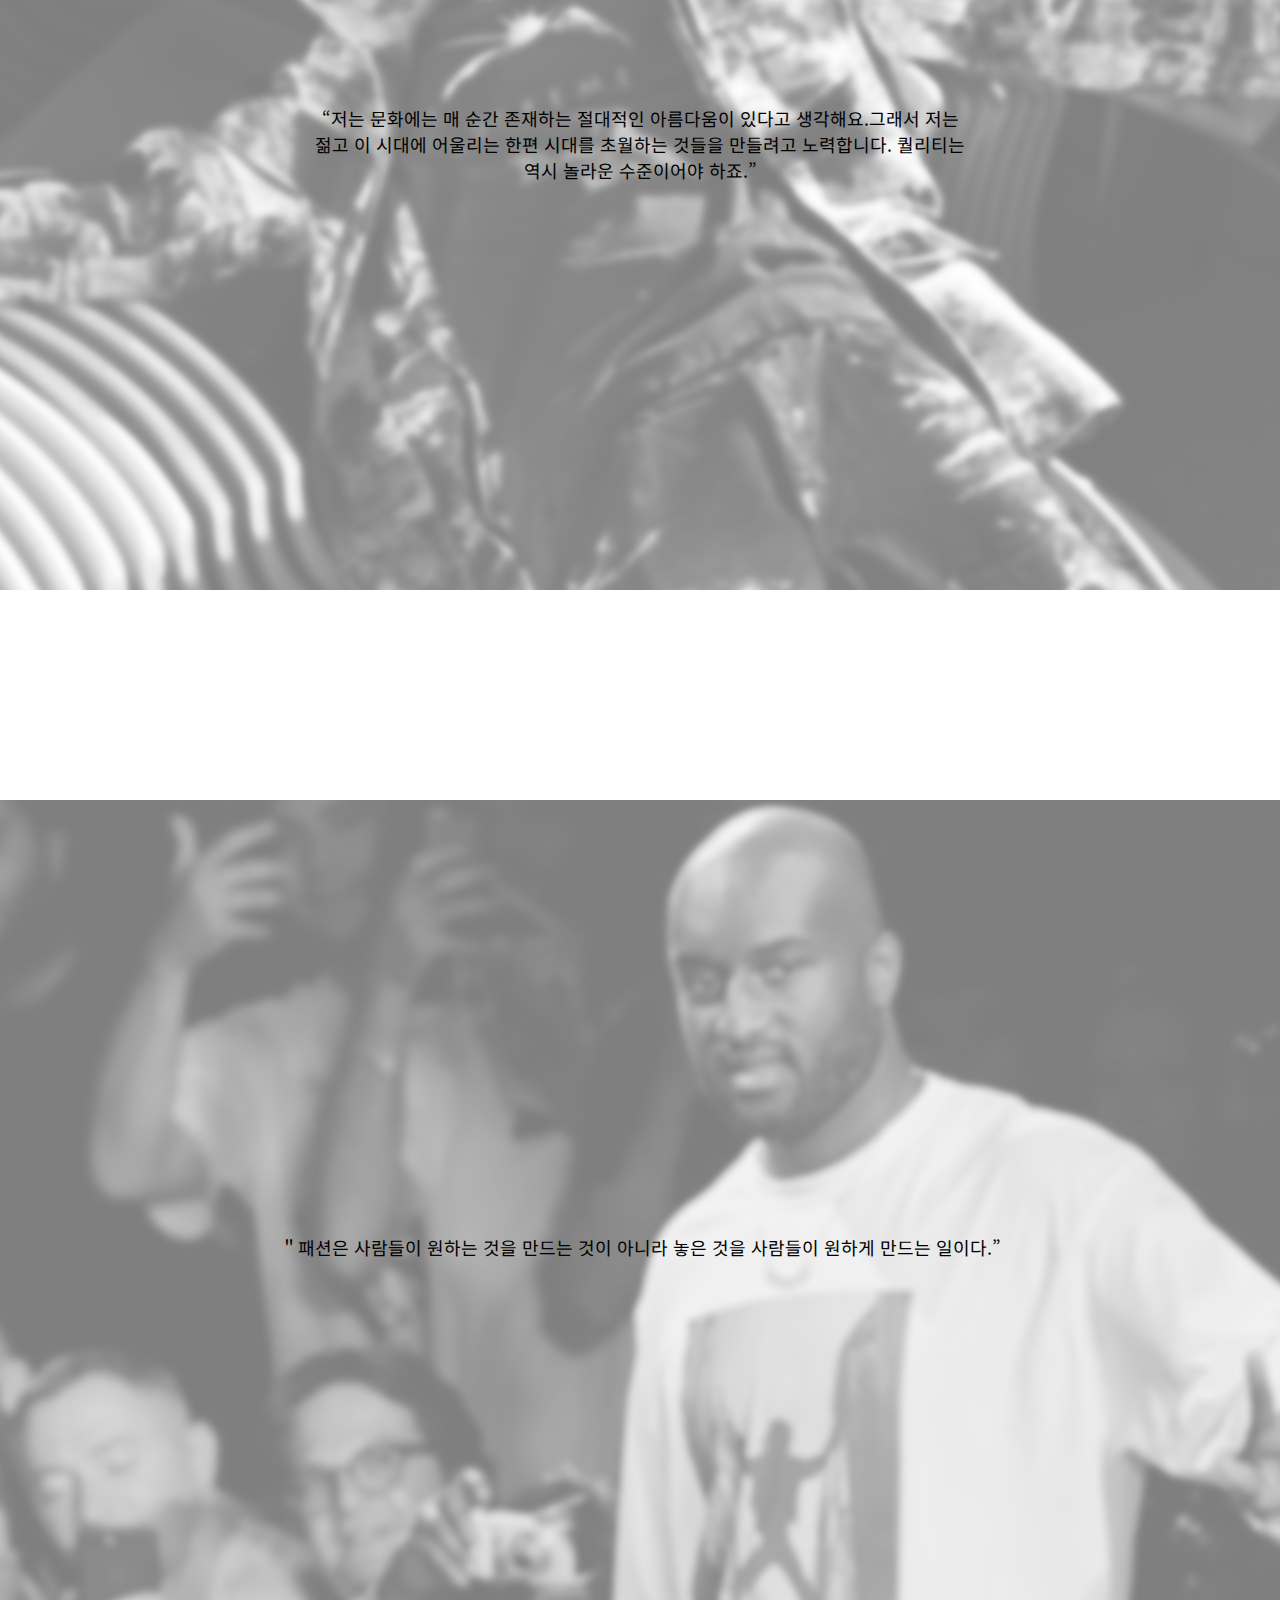
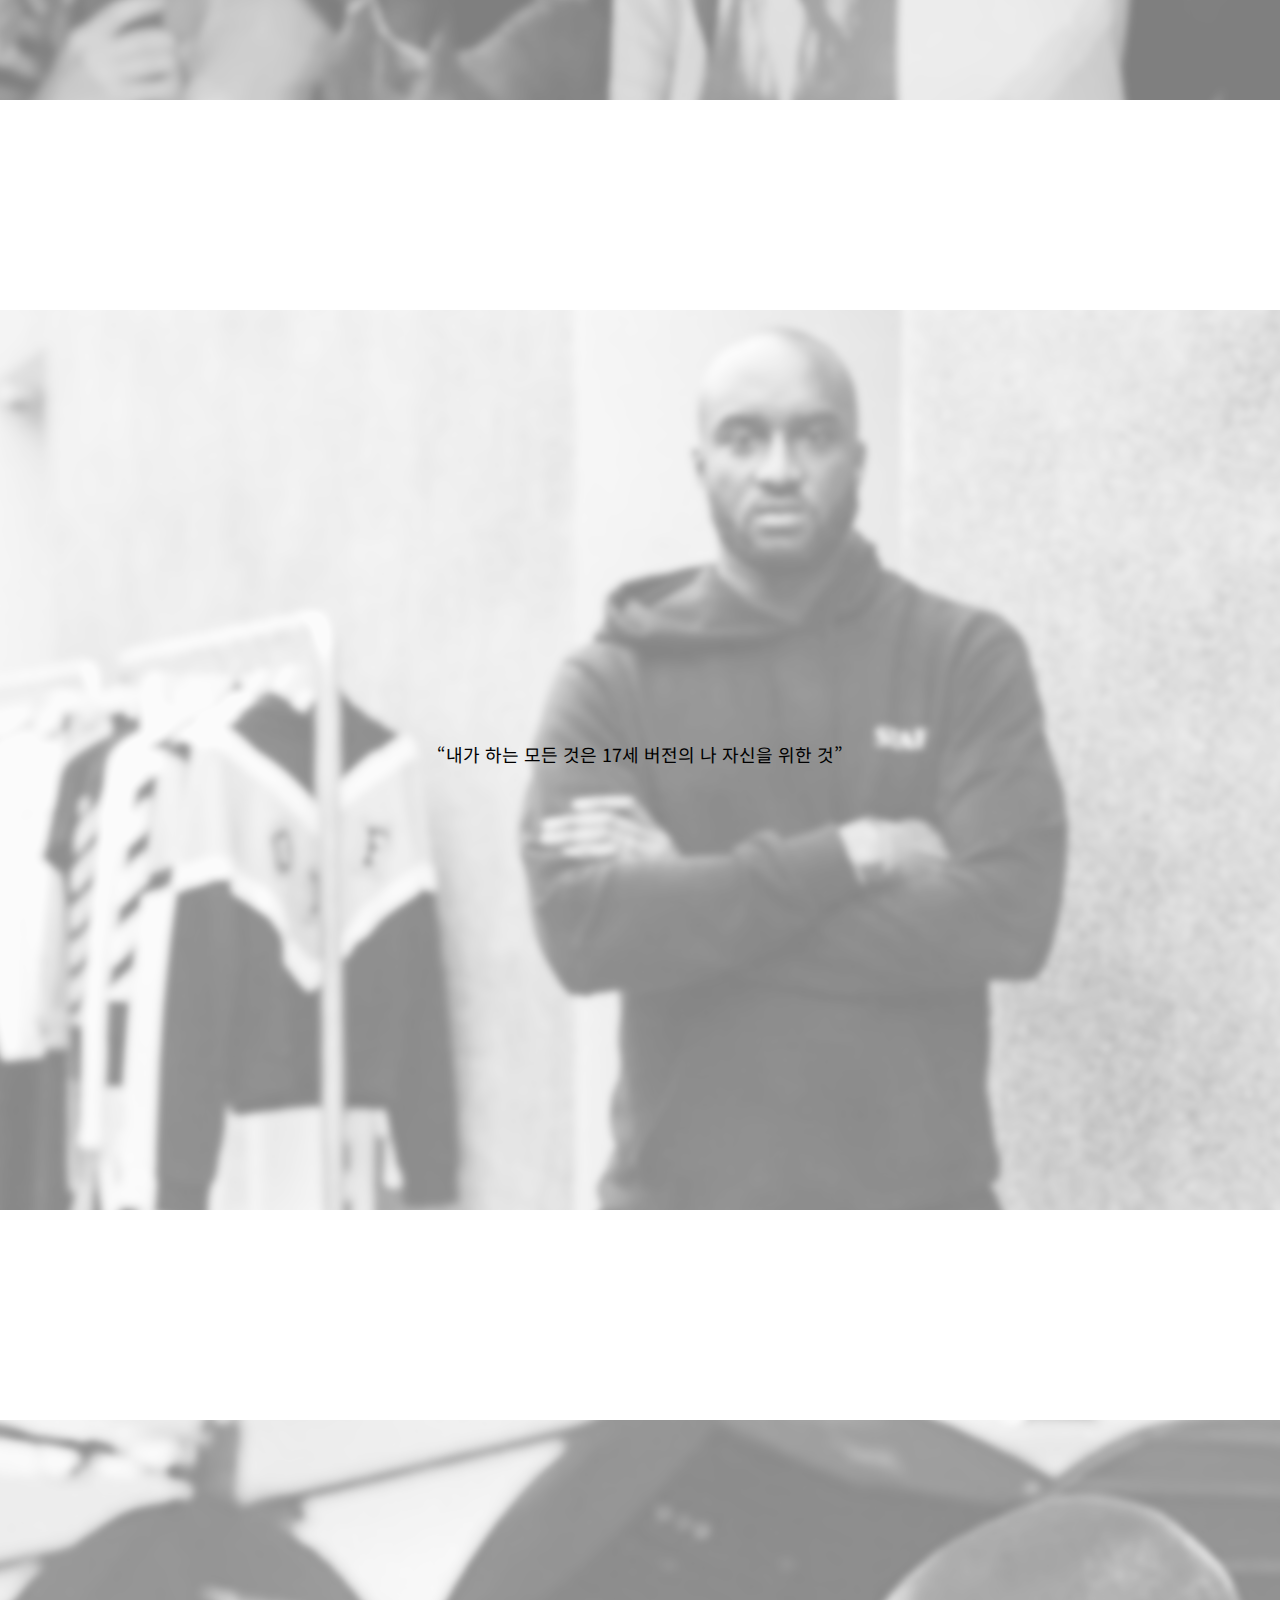
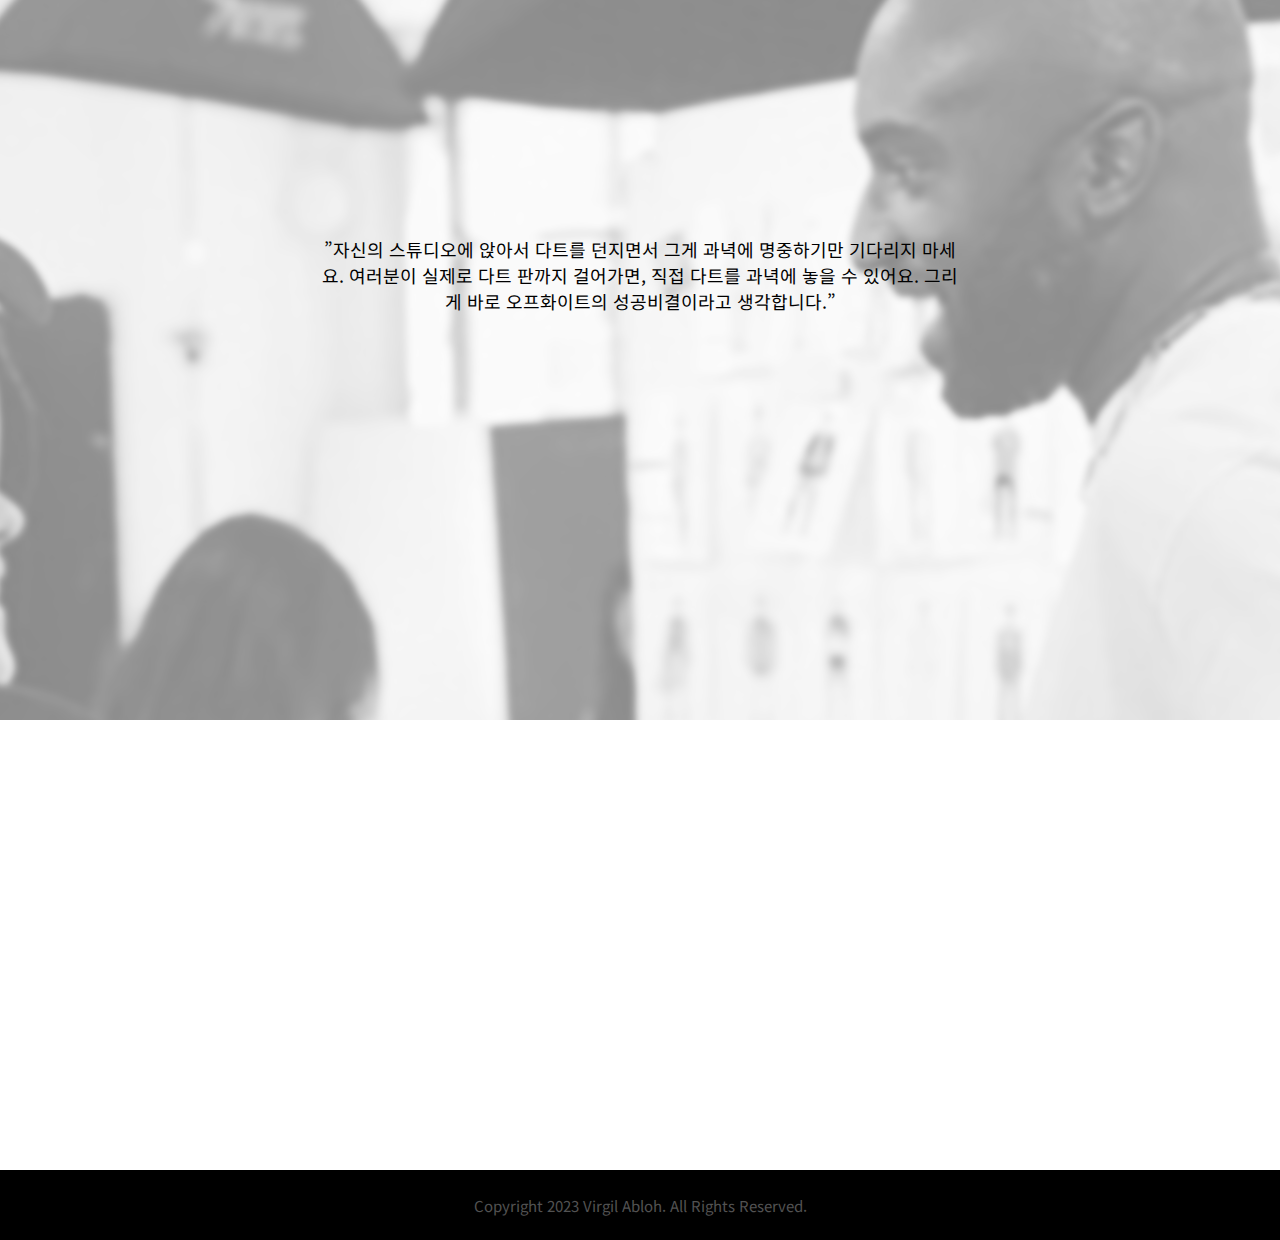
<file: sub04.html>
<!DOCTYPE html>
<html lang="ko">
<head>
    <meta charset="UTF-8">
    <meta name="viewport" content="width=device-width, initial-scale=1.0">
    <title>Virgil Abloh_Philosophy</title>
    <link rel="stylesheet" href="sub04.css">
    <link rel="icon" href="img/favicon.ico" type="image/x-icon">
</head>
<body>
    <header><a href="index.html"><img src="sub04img/Virgil Abloh.png" alt=""></a></header>
    <section>
        <div class="wrap">
            <div class="img"><img src="sub04img/bg.png" alt=""></div>
            <h1>Philosophy</h1>
        </div>
        <div class="wrap2">
            <div class="box">
                <p class="tb1">“저를 움직에게 하는 것은 ‘호기심’입니다.
                    그리고 저는 젊은 세대들이 ‘호기심’을 가질 수 있는 수단을 제공하고 있으며 창의력이 세상을 바꿀 수 있다고 믿습니다.
                    창의력을 발산한다면, 한계를 돌파하고 자신만의 작품을 단번에 만들어낼 겁니다.”
                </p>
                
            </div>
            <div class="box2">
                <p class="tb2">“저는 사람들이 평소 실제로 입고 다니는 옷에 10퍼센트 정도의 트위스트를 넣어서 디자인해요.”
                “저는 스스로를 디자이너라고 생각하지 않고 그저 아이디어를 내는 크리에이터라고 생각해요”
                </p>
            </div>
            <div class="box3">
                <p class="tb3">“저는 문화에는 매 순간 존재하는 절대적인 아름다움이 있다고 생각해요.그래서 저는 젊고 이 시대에 어울리는 한편 시대를 초월하는 것들을 만들려고 노력합니다. 퀄리티는 역시 놀라운 수준이어야 하죠.”
                </p>
            </div>
            <div class="box4">
                <p class="tb4">＂패션은 사람들이 원하는 것을 만드는 것이 아니라 놓은 것을 사람들이 원하게 만드는 일이다.”
                </p>
            </div>
            <div class="box5">
                <p class="tb5">“내가 하는 모든 것은 17세 버전의 나 자신을 위한 것”
                </p>
            </div>
            <div class="box6">
                <p class="tb6">”자신의 스튜디오에 앉아서 다트를 던지면서 그게 과녁에 명중하기만 기다리지 마세요. 여러분이 실제로 다트 판까지 걸어가면, 직접 다트를 과녁에 놓을 수 있어요. 그리게 바로 오프화이트의 성공비결이라고 생각합니다.”
                </p>
            </div>
        </div>
    </section>
    <footer>Copyright 2023 Virgil Abloh. All Rights Reserved.</footer>
</body>
</html>
</file>
<file: style.css>
@import url('https://fonts.googleapis.com/css2?family=Noto+Sans+KR:wght@100;200;300;400;500;600;700;800;900&display=swap');

*{
    margin: 0;
    padding: 0;
    text-decoration: none;
    list-style-type: none;
}

a:link{color: #525252;}
a:visited{color: #525252;}
a:hover{color: #EF3700;}
a:active{color: #525252;}

body {overflow-x: hidden;}
header{
    height: 70px;
    display: flex;
    align-items: center;
    justify-content: center;
    background-color:black;
}

.back{background-image: url(img/bg.png);
      height: 1080px;
      background-repeat: no-repeat;
      
    }
.what{margin-top: 200px;
      margin-left: 660px;

}
nav{
        height: 100px;
        display: flex;
        justify-content: center;
        padding-top: 44px;
    }

nav ul{
        height: 100px;
        width: 1241px;
        display: flex;
        justify-content: space-between;
        /* background-color: blueviolet; */
 }

 nav ul li a{
    /* display: block;
    width: 275px;
    height: 110px;
    border: 0px solid red;
    display: flex;
    justify-content: center;
    align-items: center; */
    font-family: 'Noto Sans KR', sans-serif;
    font-weight: 400;
    font-style: normal;
    font-size: 28px;
    letter-spacing: -0.4px;
    
    
}
footer{font-family: 'Noto Sans KR', sans-serif;
        height: 70px;
        display: flex;
        justify-content: center;
        align-items: center;
        color: #525252;
        font-size: 17px;
        background-color: black;
 }
</file>
<file: sub01.css>
@import url('https://fonts.googleapis.com/css2?family=Noto+Sans+KR:wght@100;200;300;400;500;600;700;800;900&display=swap');
*{
    margin: 0;
    padding: 0;
    text-decoration: none;
    list-style-type: none;
}
body {overflow-x: hidden;}
header{
    height: 70px;
    display: flex;
    align-items: center;
    justify-content: center;
    background-color:white;
}

.wrap{
    height: 380px;
    width: 100%;
    }
.img{
    position: relative;
    display: flex;
    justify-content: center;}
.text{position: relative;
      text-align: center;
      margin-top: -255px;
      font-family: 'Noto Sans KR', sans-serif;
      font-size: 78px;
      font-weight: 600;
      color: white;
}

.box1{width: 1282px;
      height: 1350px;
      margin: 0 auto;
      
}
.tb1{margin-top: 167px;
     line-height: 50px;
     color: #707070;
     font-family: 'Noto Sans KR', sans-serif;
     font-size: 20px;
     font-weight: 400; 
}
.tb2{
     margin-top: 106px;
    font-size: 22px;
    font-family: 'Noto Sans KR', sans-serif;
    font-weight: 500;
    color: #707070;
} 
.tb3{margin-top: 106px;
     font-size: 19px;
     color: #707070;
     font-family: 'Noto Sans KR', sans-serif;
     font-weight: 400;
         
}
.tb4{margin-top: 21px;
     font-size: 17px;
     font-family: 'Noto Sans KR', sans-serif;
     color: #707070;
     line-height: 30px;
     font-weight: 400;
    }
.tb5{margin-top: 106px;
    font-size: 19px;
    color: #707070;
    font-family: 'Noto Sans KR', sans-serif;
    font-weight: 400;
}
.tb6{
    margin-top: 21px;
     font-size: 17px;
     font-family: 'Noto Sans KR', sans-serif;
     color: #707070;
     line-height: 30px;
     font-weight: 400;
}
footer{font-family: 'Noto Sans KR', sans-serif;
    height: 70px;
    display: flex;
    justify-content: center;
    align-items: center;
    color: #525252;
    font-size: 15px;
    background-color: black;
}
</file>
<file: sub02.css>
@import url('https://fonts.googleapis.com/css2?family=Noto+Sans+KR:wght@100;200;300;400;500;600;700;800;900&display=swap');


*{
    margin: 0;
    padding: 0;
    text-decoration: none;
    list-style-type: none;
}
body {overflow-x: hidden;}
header{
    height: 70px;
    display: flex;
    align-items: center;
    justify-content: center;
    background-color:white;
}
.wrap{
    height: 380px;
    width: 100%;
    }
.img{
    position: relative;
    display: flex;
    justify-content: center;
}
h1{position: relative;
      text-align: center;
      margin-top: -255px;
      font-family: 'Noto Sans KR', sans-serif;
      font-size: 78px;
      font-weight: 600;
      color: white;
}
.box{background-color: black;
      height: 3617px;
      margin-top: 20px;
}

h2{padding-top: 242px;
   text-align: center;
   color: white;
   font-size: 19px;
   font-family: 'Noto Sans KR', sans-serif;
   font-weight: 500;
}

.img1{text-align: center;}

.tb1{text-align: center;
    padding-top: 10px;
    padding-bottom: 20px;
    font-size: 15px;
    font-family: 'Noto Sans KR', sans-serif;
    font-weight: 100;
    color: rgb(210, 210, 210);
}

.tb2{margin: 0 auto;
     text-align: center;
     width: 520px;
     padding-bottom: 65px;
     font-size: 16px;
     font-family: 'Noto Sans KR', sans-serif;
     font-weight: 200;
     color: white;
}
.img2{text-align: center;}

h3{margin-top: 302px;
   text-align: center;
   color: white;
   font-size: 19px;
   font-family: 'Noto Sans KR', sans-serif;
   font-weight: 500;
}

.img3{text-align: center;}

.tb3{text-align: center;
     padding-top: 10px;
     padding-bottom: 20px;
     font-size: 15px;
     font-family: 'Noto Sans KR', sans-serif;
     font-weight: 100;
     color: rgb(210, 210, 210);
}

.tb4{margin: 0 auto;
     text-align: center;
     width: 520px;
     padding-bottom: 65px;
     font-size: 16px;
     font-family: 'Noto Sans KR', sans-serif;
     font-weight: 200;
     color: white;
}

.img4{text-align: center;}

h4{margin-top: 302px;
    text-align: center;
    color: white;
    font-size: 19px;
    font-family: 'Noto Sans KR', sans-serif;
    font-weight: 500;
}

.img5{text-align: center;}

.tb5{text-align: center;
    padding-top: 10px;
    padding-bottom: 20px;
    font-size: 15px;
    font-family: 'Noto Sans KR', sans-serif;
    font-weight: 100;
    color: rgb(210, 210, 210);
}

.tb6{margin: 0 auto;
    text-align: center;
    width: 520px;
    padding-bottom: 65px;
    font-size: 16px;
    font-family: 'Noto Sans KR', sans-serif;
    font-weight: 200;
    color: white;
}

.img6{text-align: center;}

footer{font-family: 'Noto Sans KR', sans-serif;
    height: 70px;
    display: flex;
    justify-content: center;
    align-items: center;
    color: #525252;
    font-size: 15px;
    background-color: white;
    margin-bottom: 0px;
}
</file>
<file: sub03.css>
@import url('https://fonts.googleapis.com/css2?family=Noto+Sans+KR:wght@100;200;300;400;500;600;700;800;900&display=swap');


*{
    margin: 0;
    padding: 0;
    text-decoration: none;
    list-style-type: none;
}
body {overflow-x: hidden;}
header{margin: 0 auto;
       height: 70px;
       display: flex;
       align-items: center;
       justify-content: center;
       background-color:white;

}

.wrap{
    height: 380px;
    width: 100%;
    }
.img{
    position: relative;
    display: flex;
    justify-content: center;
}
h1{position: relative;
      text-align: center;
      margin-top: -255px;
      font-family: 'Noto Sans KR', sans-serif;
      font-size: 78px;
      font-weight: 600;
      color: white;
}
.box{background-color: black;
      height: 5490px;
      margin-top: 20px;
}

h2{padding-top: 242px;
   text-align: center;
   color: white;
   font-size: 19px;
   font-family: 'Noto Sans KR', sans-serif;
   font-weight: 500;
}

.img2{text-align: center;
      margin-top: -0.5px;
}

.tb1{margin: 0 auto;
    text-align: center;
    width: 530px;
    padding-bottom: 65px;
    padding-top: 20.5px;
    font-size: 16px;
    font-family: 'Noto Sans KR', sans-serif;
    font-weight: 200;
    color: white;
}

.img3{text-align: center;}

h3{text-align: center;
   padding-top: 302px;
   color: white;
   font-size: 19px;
   font-family: 'Noto Sans KR', sans-serif;
   font-weight: 500;
}

.img4{text-align: center;}

.tb2{margin: 0 auto;
     text-align: center;
     width: 530px;
     padding-top: 20.5px;
     padding-bottom: 65px;
     font-size: 16px;
     font-family: 'Noto Sans KR', sans-serif;
     font-weight: 200;
     color: white;

}

.img5{text-align: center;}

h4{text-align: center;
   padding-top: 302px;
   color: white;
   font-size: 19px;
   font-family: 'Noto Sans KR', sans-serif;
   font-weight: 500;

}
.img6{text-align: center;}
.tb3{margin: 0 auto;
     text-align: center;
     width: 530px;
     padding-top: 20.5px;
     padding-bottom: 65px;
     font-size: 16px;
     font-family: 'Noto Sans KR', sans-serif;
     font-weight: 200;
     color: white;

}
.img7{text-align: center;}

h5{text-align: center;
    padding-top: 302px;
    color: white;
    font-size: 19px;
    font-family: 'Noto Sans KR', sans-serif;
    font-weight: 500;

}
.img8{text-align: center;}
.tb4{margin: 0 auto;
    text-align: center;
    width: 530px;
    padding-top: 20.5px;
    padding-bottom: 65px;
    font-size: 16px;
    font-family: 'Noto Sans KR', sans-serif;
    font-weight: 200;
    color: white;

}
.img9{text-align: center;}

h6{text-align: center;
    padding-top: 302px;
    color: white;
    font-size: 19px;
    font-family: 'Noto Sans KR', sans-serif;
    font-weight: 500;

}
.img10{text-align: center;}
.tb5{margin: 0 auto;
    text-align: center;
    width: 530px;
    padding-top: 20.5px;
    padding-bottom: 65px;
    font-size: 16px;
    font-family: 'Noto Sans KR', sans-serif;
    font-weight: 200;
    color: white;

}
.img11{text-align: center;}

footer{font-family: 'Noto Sans KR', sans-serif;
    height: 70px;
    display: flex;
    justify-content: center;
    align-items: center;
    color: #525252;
    font-size: 15px;
    background-color: white;
    margin-bottom: 0px;
}
</file>
<file: sub04.css>
@import url('https://fonts.googleapis.com/css2?family=Noto+Sans+KR:wght@100;200;300;400;500;600;700;800;900&display=swap');


*{
    margin: 0;
    padding: 0;
    text-decoration: none;
    list-style-type: none;
}
body {overflow-x: hidden;}
header{margin: 0 auto;
       height: 70px;
       display: flex;
       align-items: center;
       justify-content: center;
       background-color:white;

}

.wrap{
    height: 380px;
    width: 100%;
    }
.img{
    position: relative;
    display: flex;
    justify-content: center;
}
h1{position: relative;
      text-align: center;
      margin-top: -255px;
      font-family: 'Noto Sans KR', sans-serif;
      font-size: 78px;
      font-weight: 600;
      color: white;
}

.wrap2{height: 6900px;}

.box{height: 900px;
     background-image: url(sub04img/bg2.png);
     margin-top: 220px;
     background-position-x:center;
     background-position-y:center ;
     background-repeat: no-repeat;


}



.tb1{width: 650px;
     margin: 0 auto;
     padding-top: 402px;
     text-align: center;
     font-size: 18px;
     font-family: 'Noto Sans KR', sans-serif;
     font-weight: 400;
     color: black;
}

.box2{height: 900px;
      background-image: url(sub04img/bg3.png);
      margin-top: 210px;
      background-position-x:center;
      background-position-y:center ;
      background-repeat: no-repeat;
      
}

.tb2{width: 650px;
     margin: 0 auto;
     padding-top: 406px;
     text-align: center;
     font-size: 18px;
     font-family: 'Noto Sans KR', sans-serif;
     font-weight: 400;
     color: black;
}

.box3{height: 900px;
     background-image: url(sub04img/bg4.png);
     margin-top: 210px;
     background-position-x:center;
      background-position-y:center ;
      background-repeat: no-repeat;

}

.tb3{width: 650px;
     margin: 0 auto;
     padding-top: 415px;
     text-align: center;
     font-size: 18px;
     font-family: 'Noto Sans KR', sans-serif;
     font-weight: 400;
     color: black;
}

.box4{height: 900px;
      background-image: url(sub04img/bg5.png);
      margin-top: 210px;
      background-position-x:center;
      background-position-y:center ;
      background-repeat: no-repeat;

}

.tb4{
     margin: 0 auto;
     padding-top: 434px;
     text-align: center;
     font-size: 18px;
     font-family: 'Noto Sans KR', sans-serif;
     font-weight: 400;
     color: black;
}

.box5{height: 900px;
      background-image: url(sub04img/bg6.png);
      margin-top: 210px;
      background-position-x:center;
      background-position-y:center ;
      background-repeat: no-repeat;

}

.tb5{width: 650px;
     margin: 0 auto;
     padding-top: 431px;
     text-align: center;
     font-size: 18px;
     font-family: 'Noto Sans KR', sans-serif;
     font-weight: 400;
     color: black;
}

.box6{height: 900px;
      background-image: url(sub04img/bg7.png);
      margin-top: 210px;
      background-position-x:center;
      background-position-y:center ;
      background-repeat: no-repeat;
}

.tb6{width: 650px;
     margin: 0 auto;
     padding-top: 416px;
     text-align: center;
     font-size: 18px;
     font-family: 'Noto Sans KR', sans-serif;
     font-weight: 400;
     color: black;

}

footer{font-family: 'Noto Sans KR', sans-serif;
    height: 70px;
    display: flex;
    justify-content: center;
    align-items: center;
    color: #525252;
    font-size: 15px;
    background-color: black;
    margin-bottom: 0px;
}
</file>
